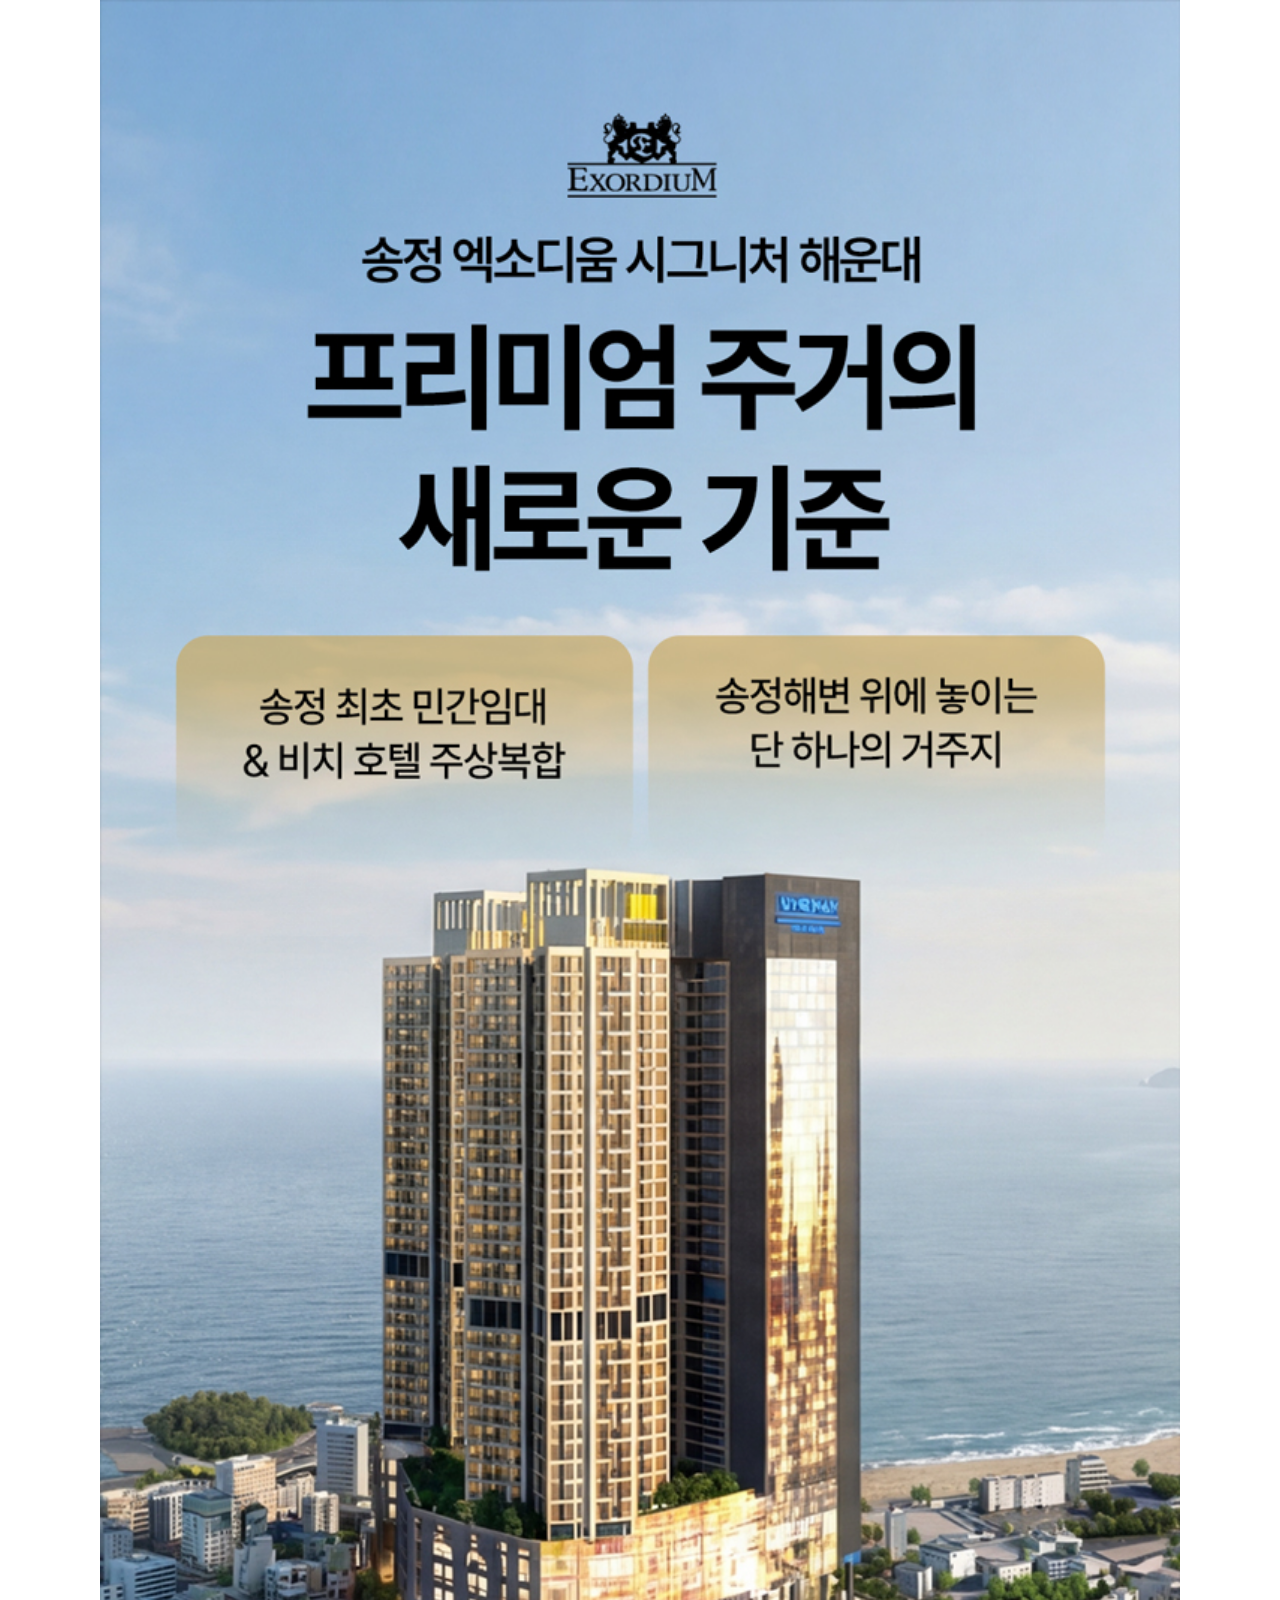
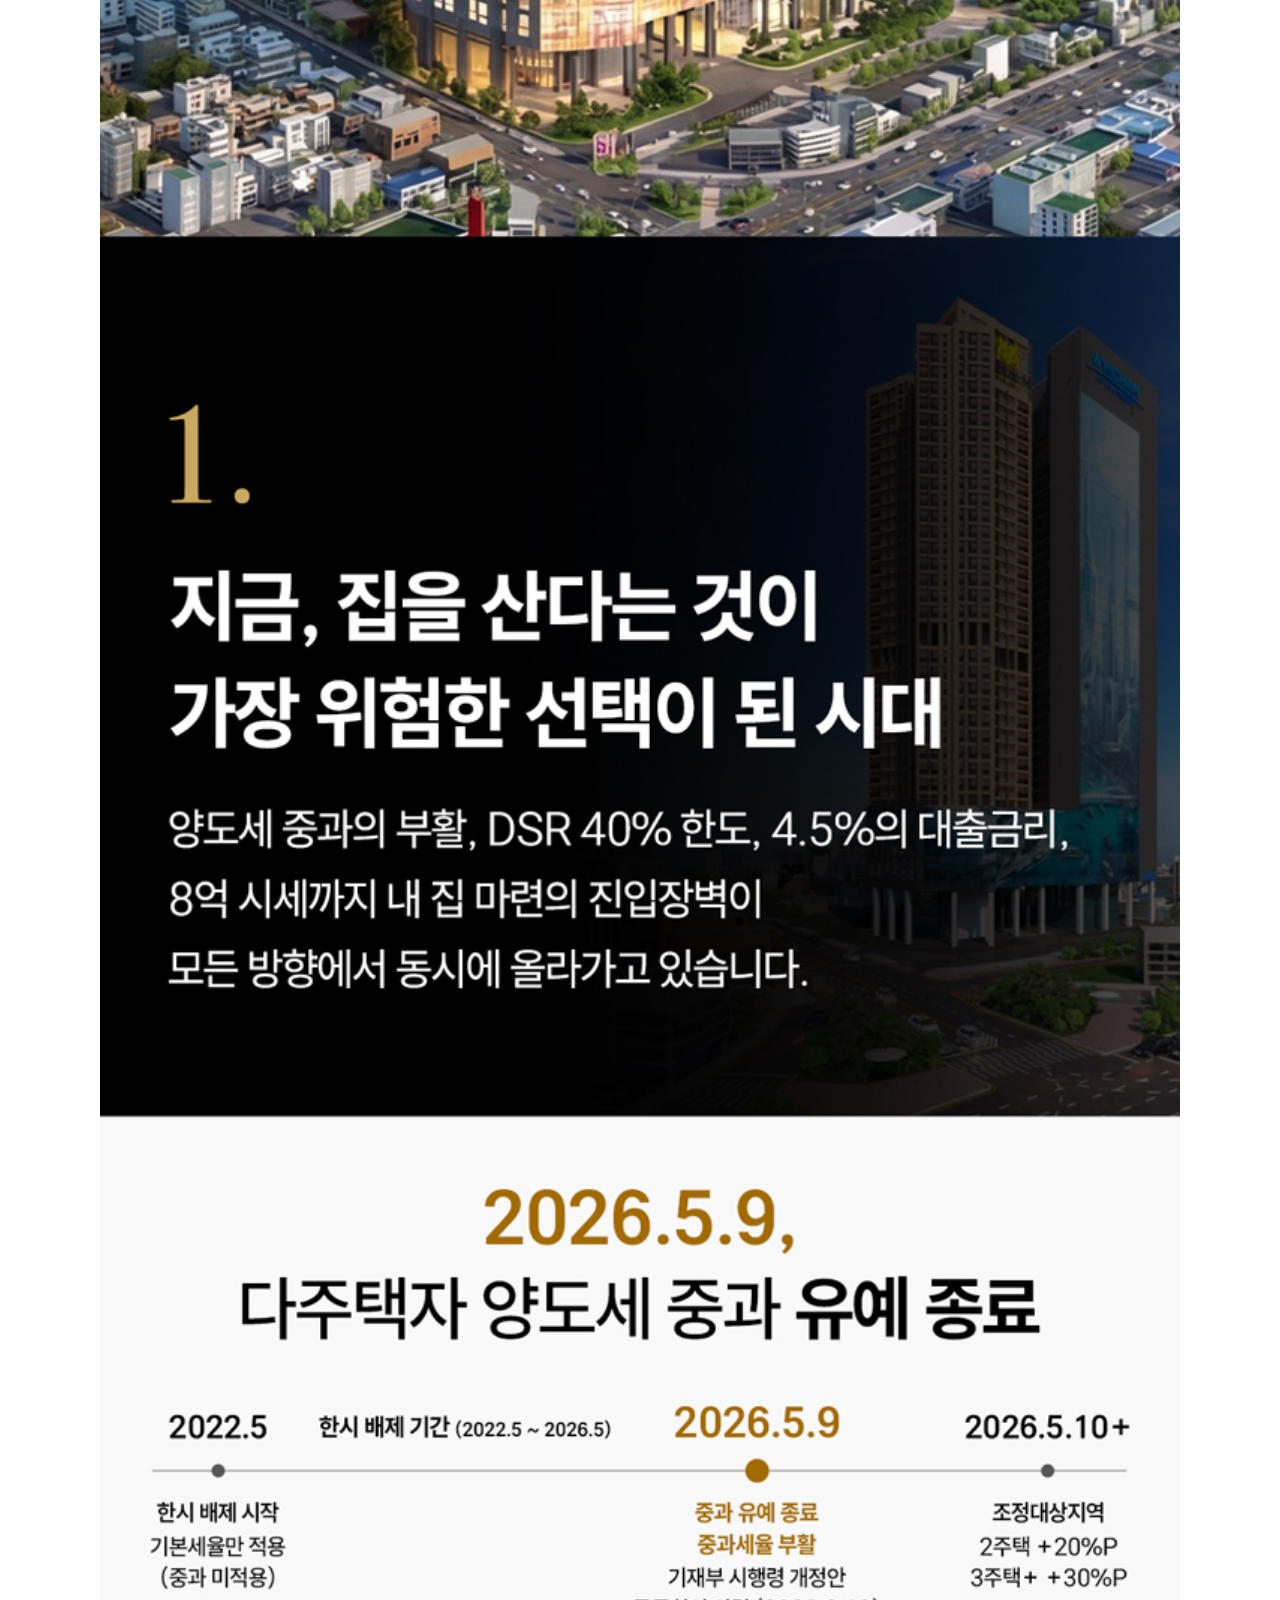
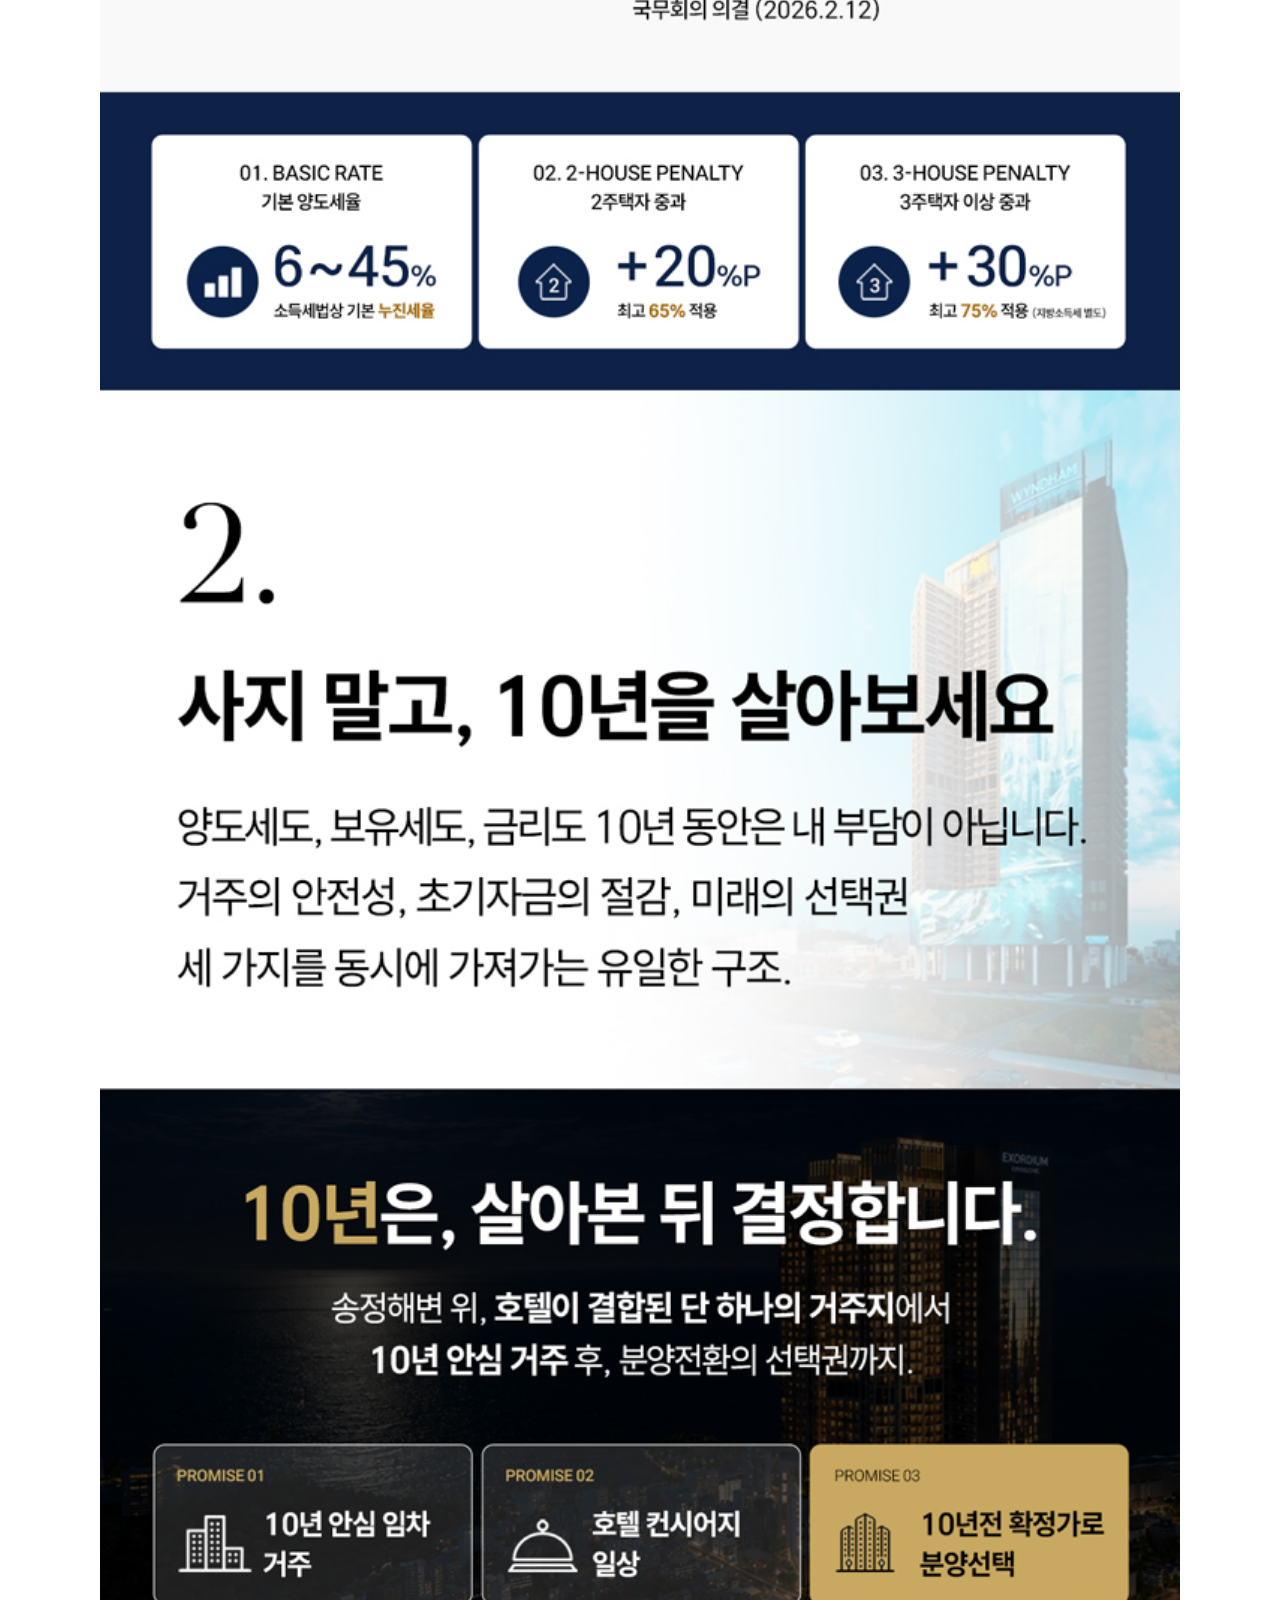
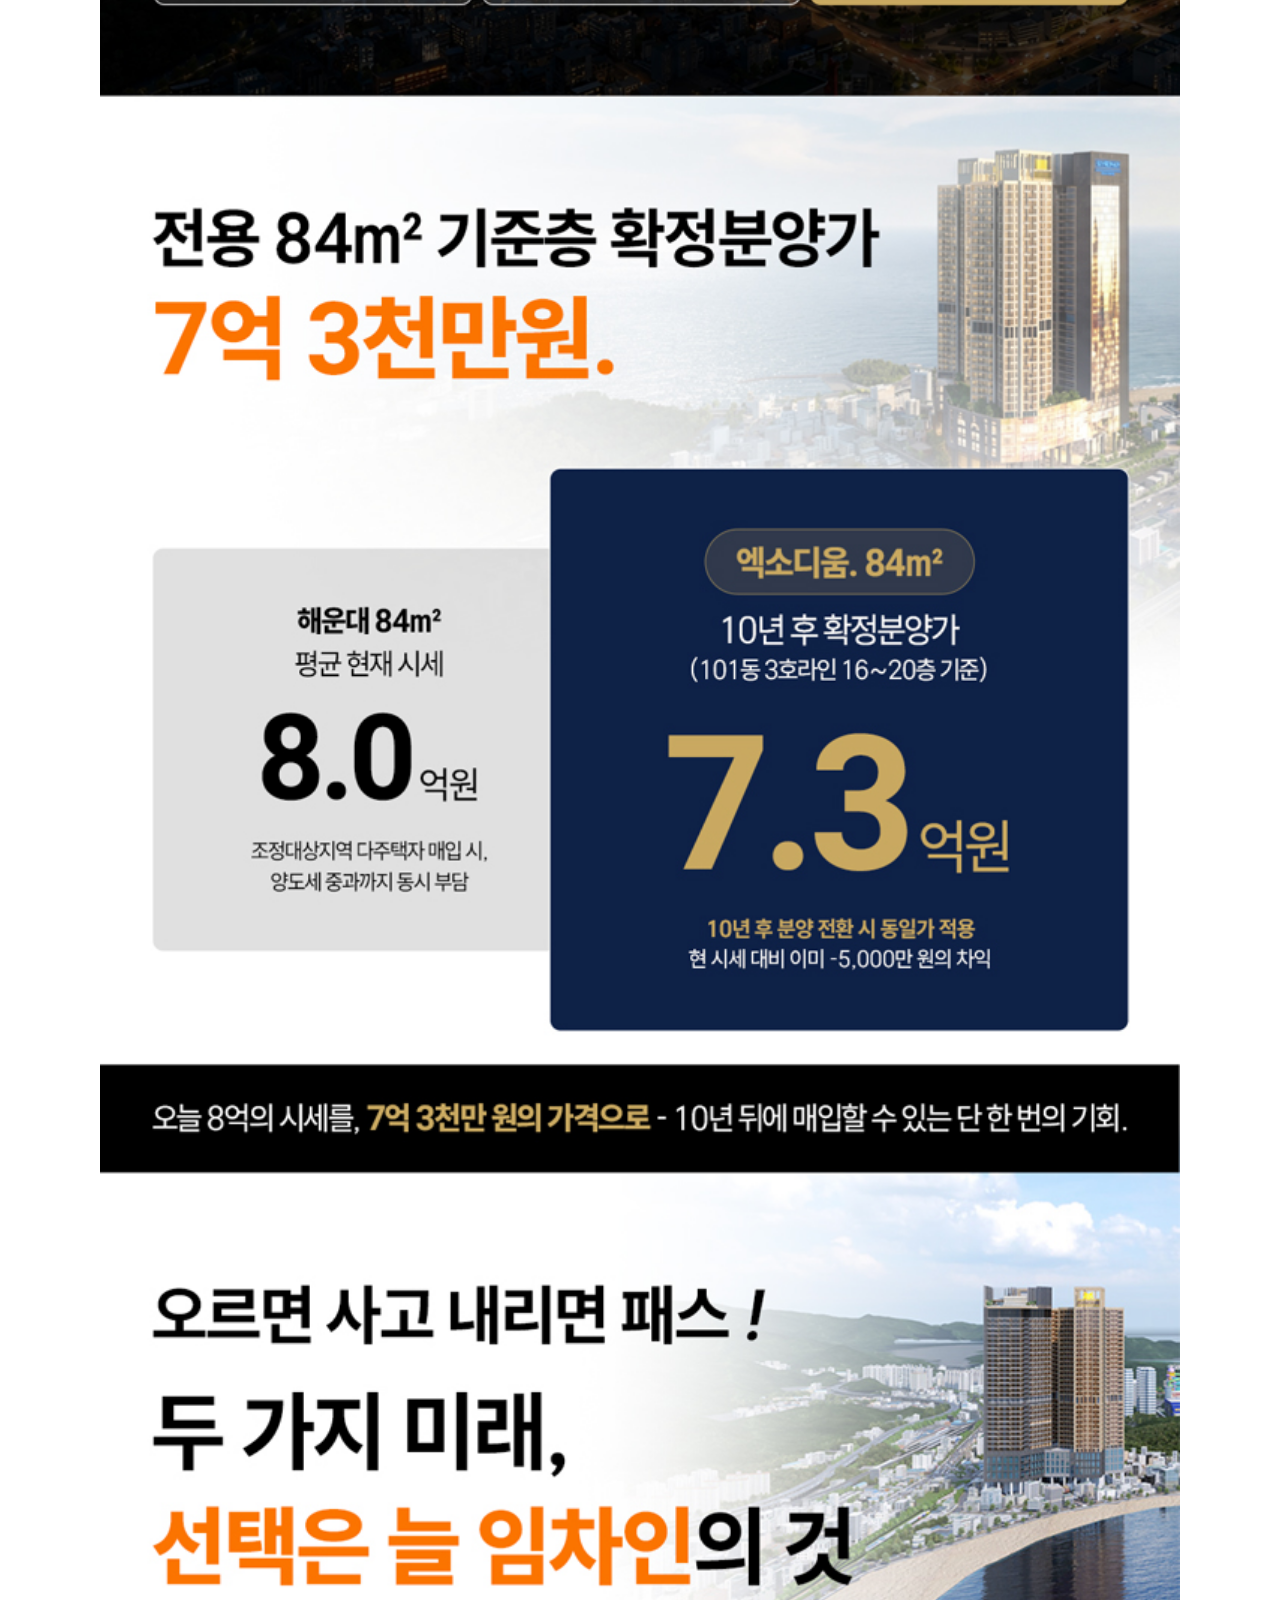
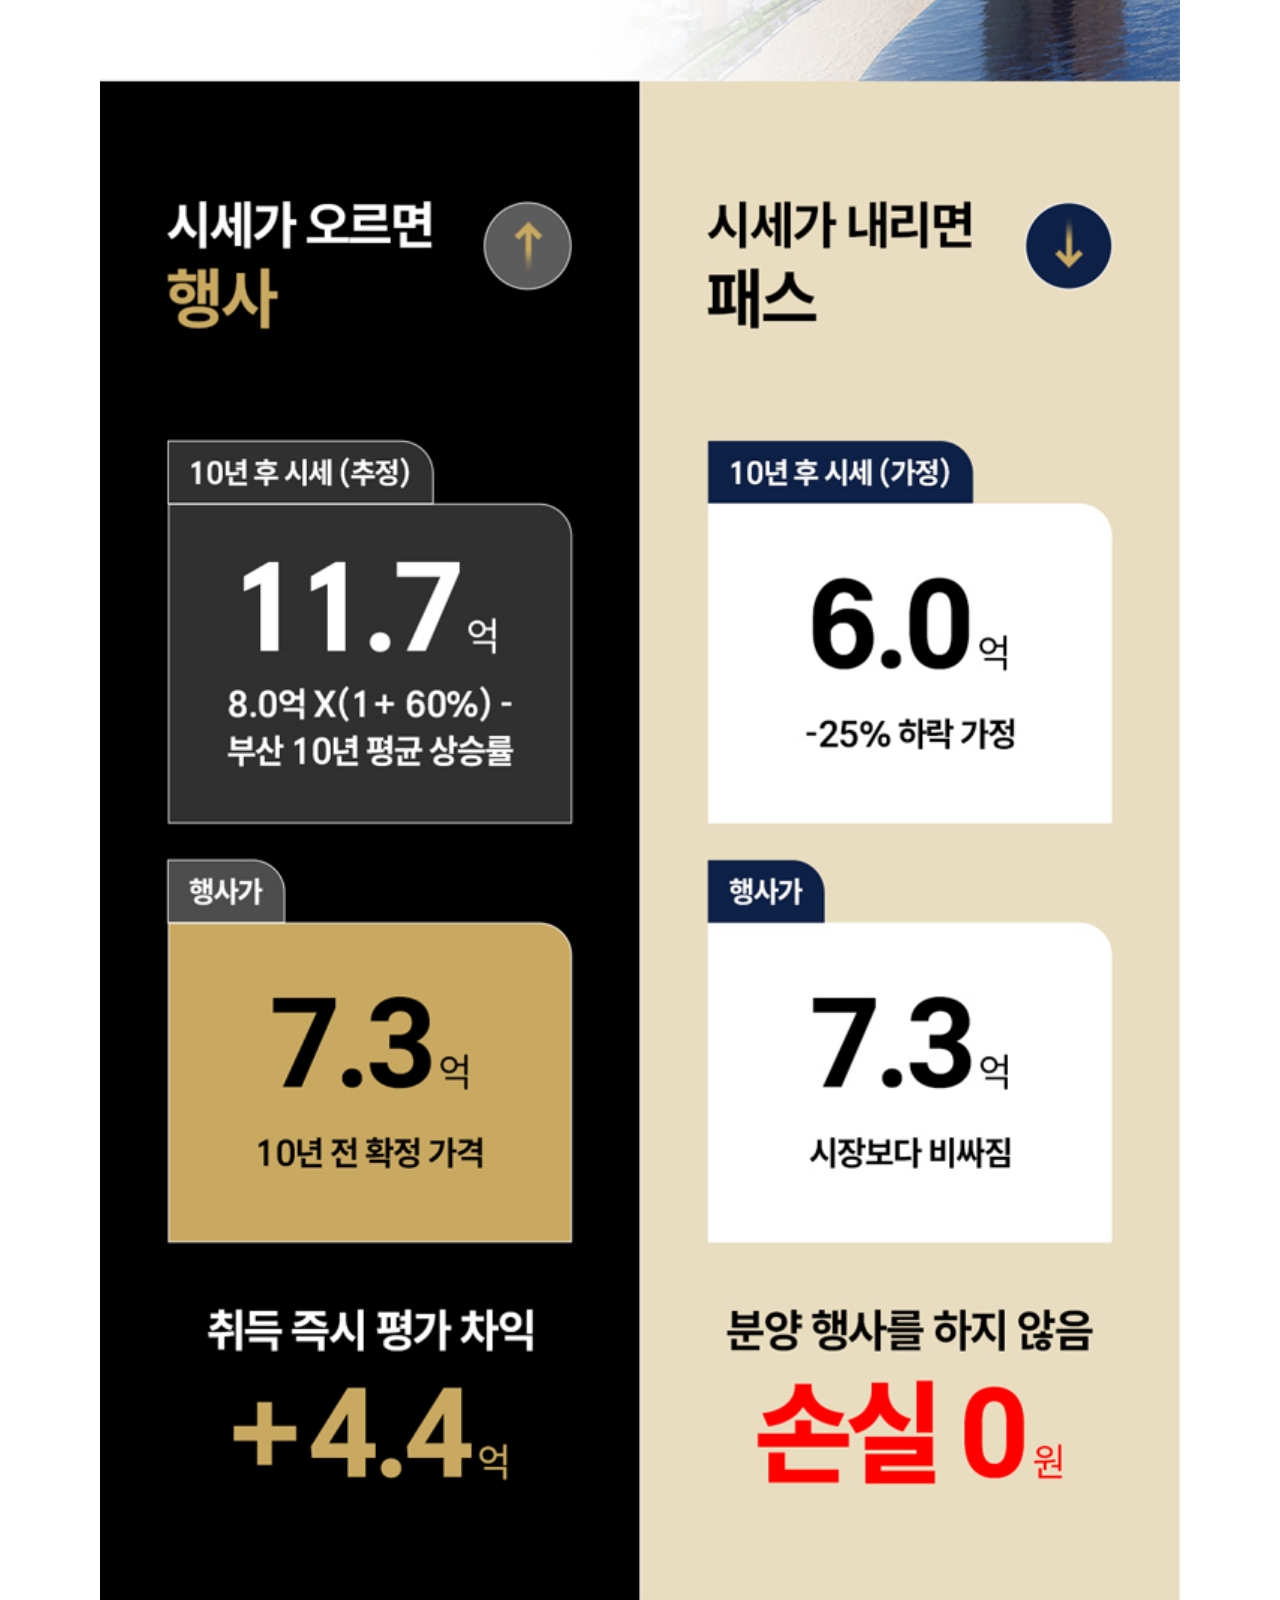
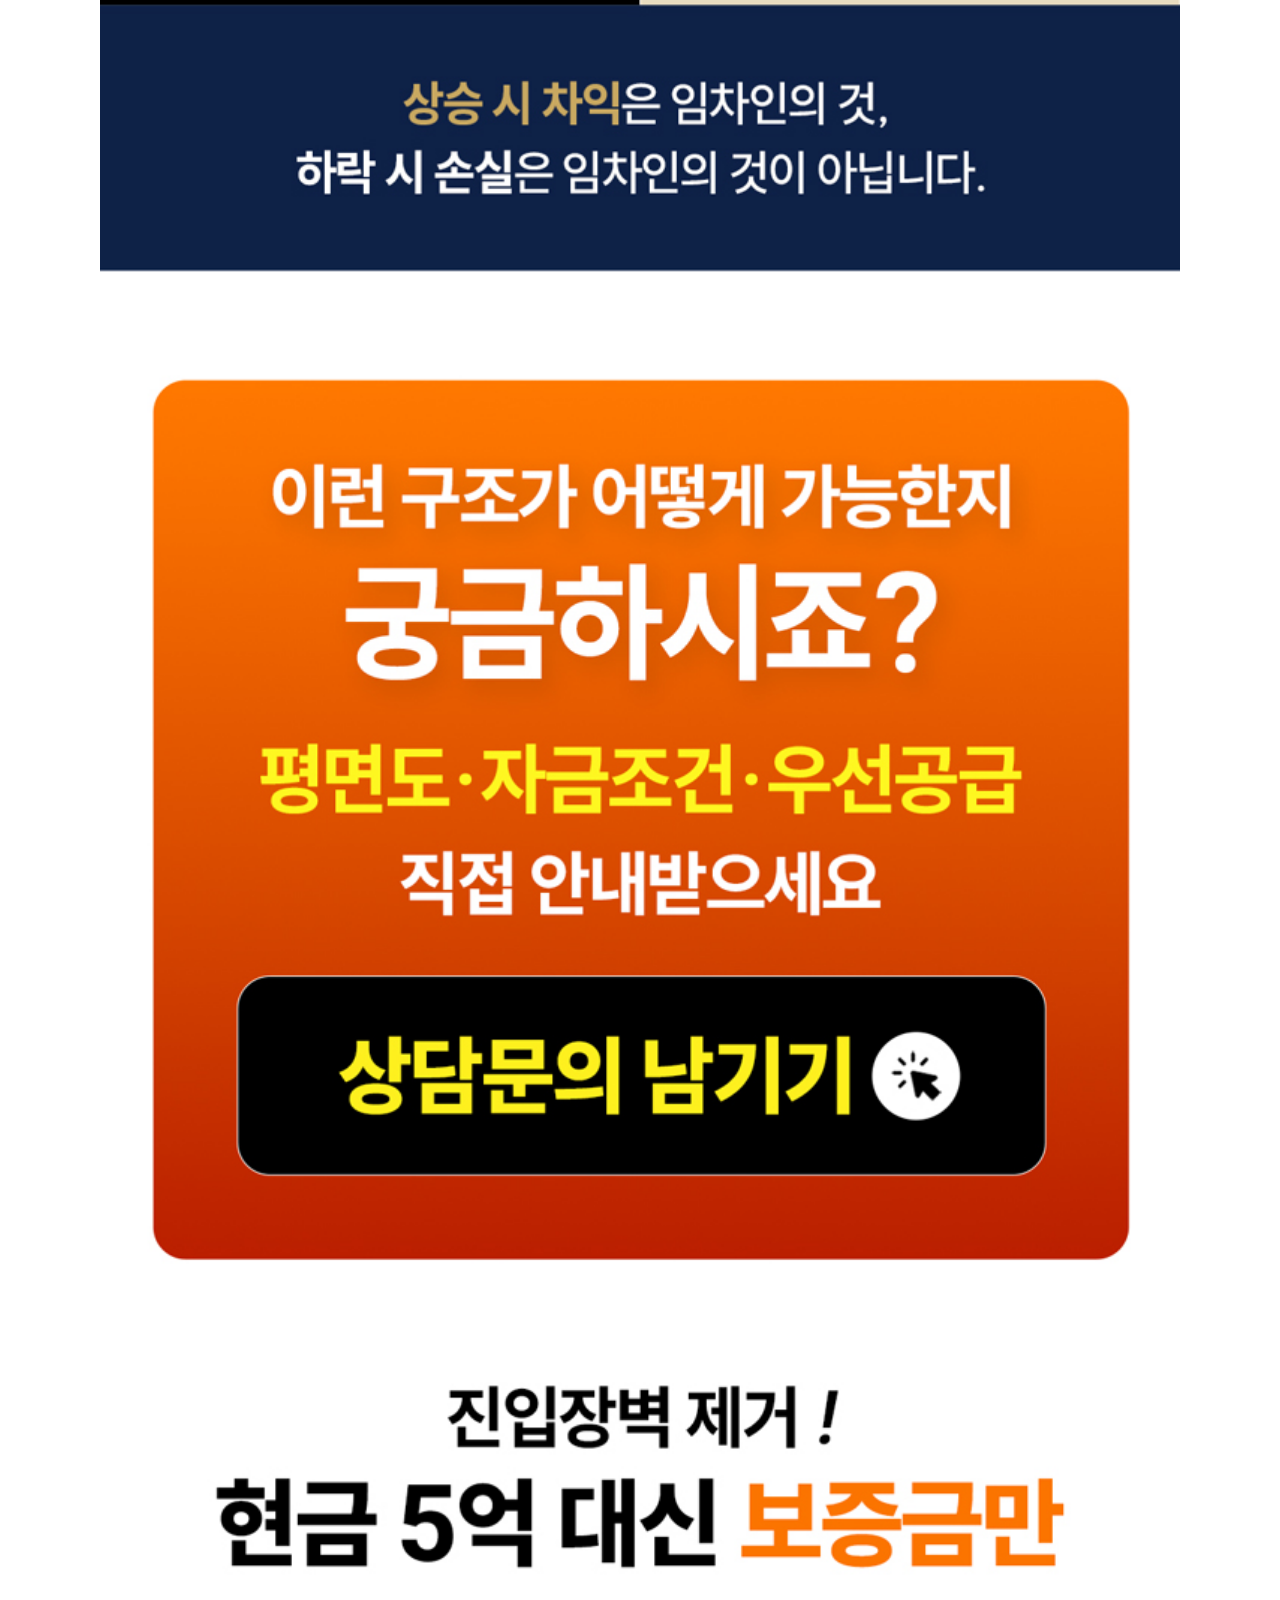
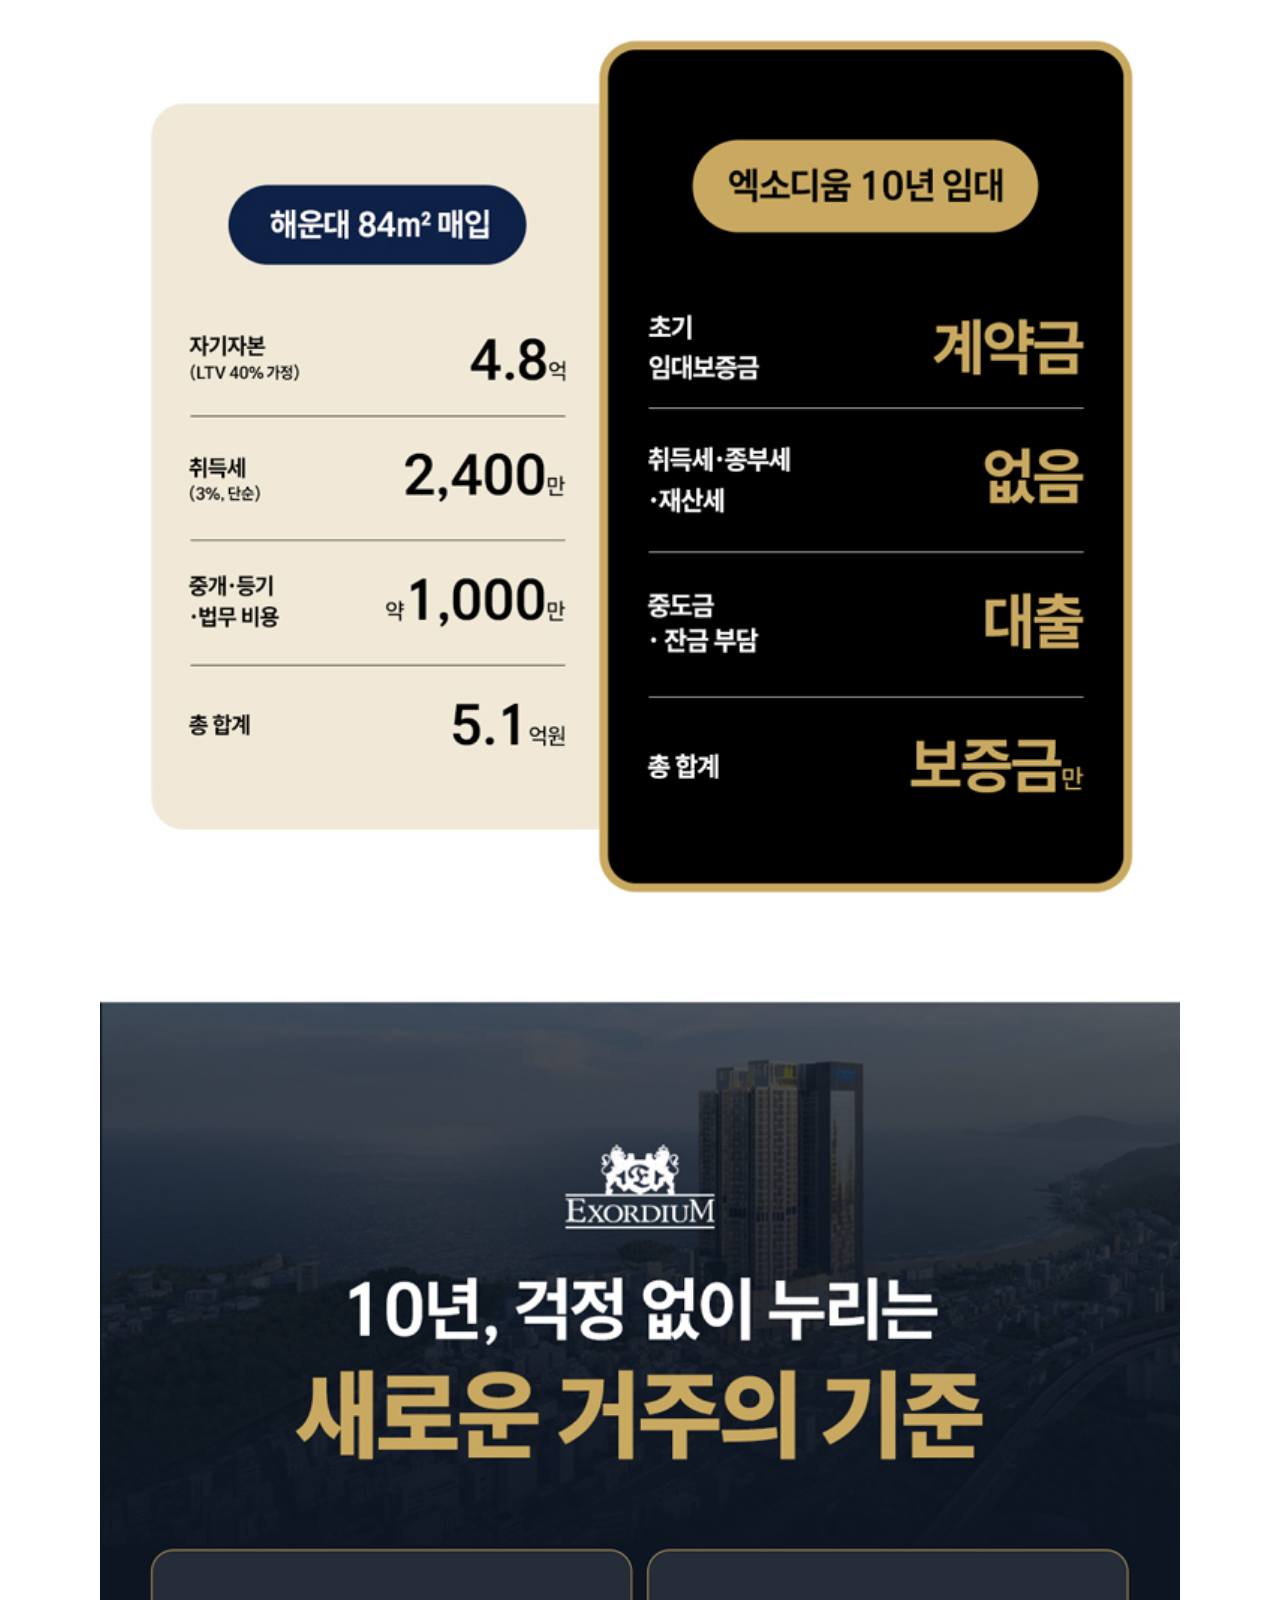
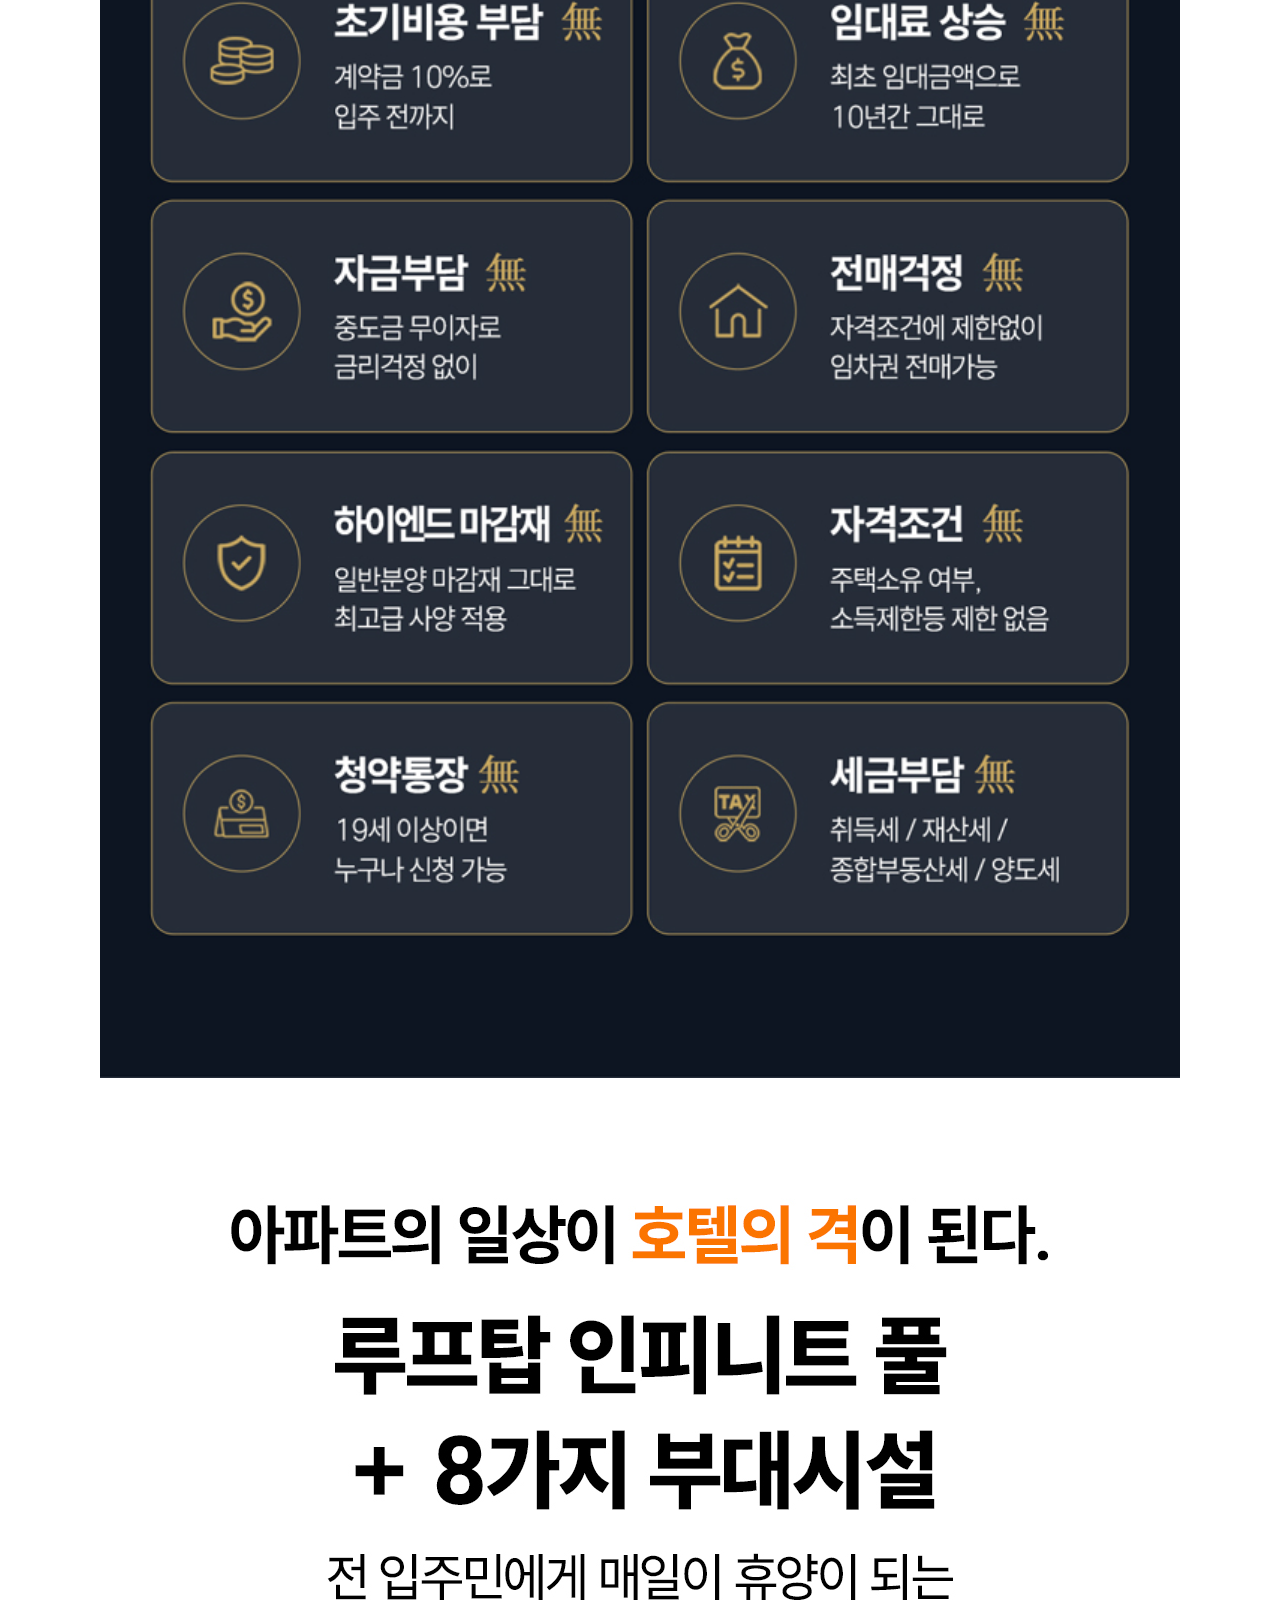
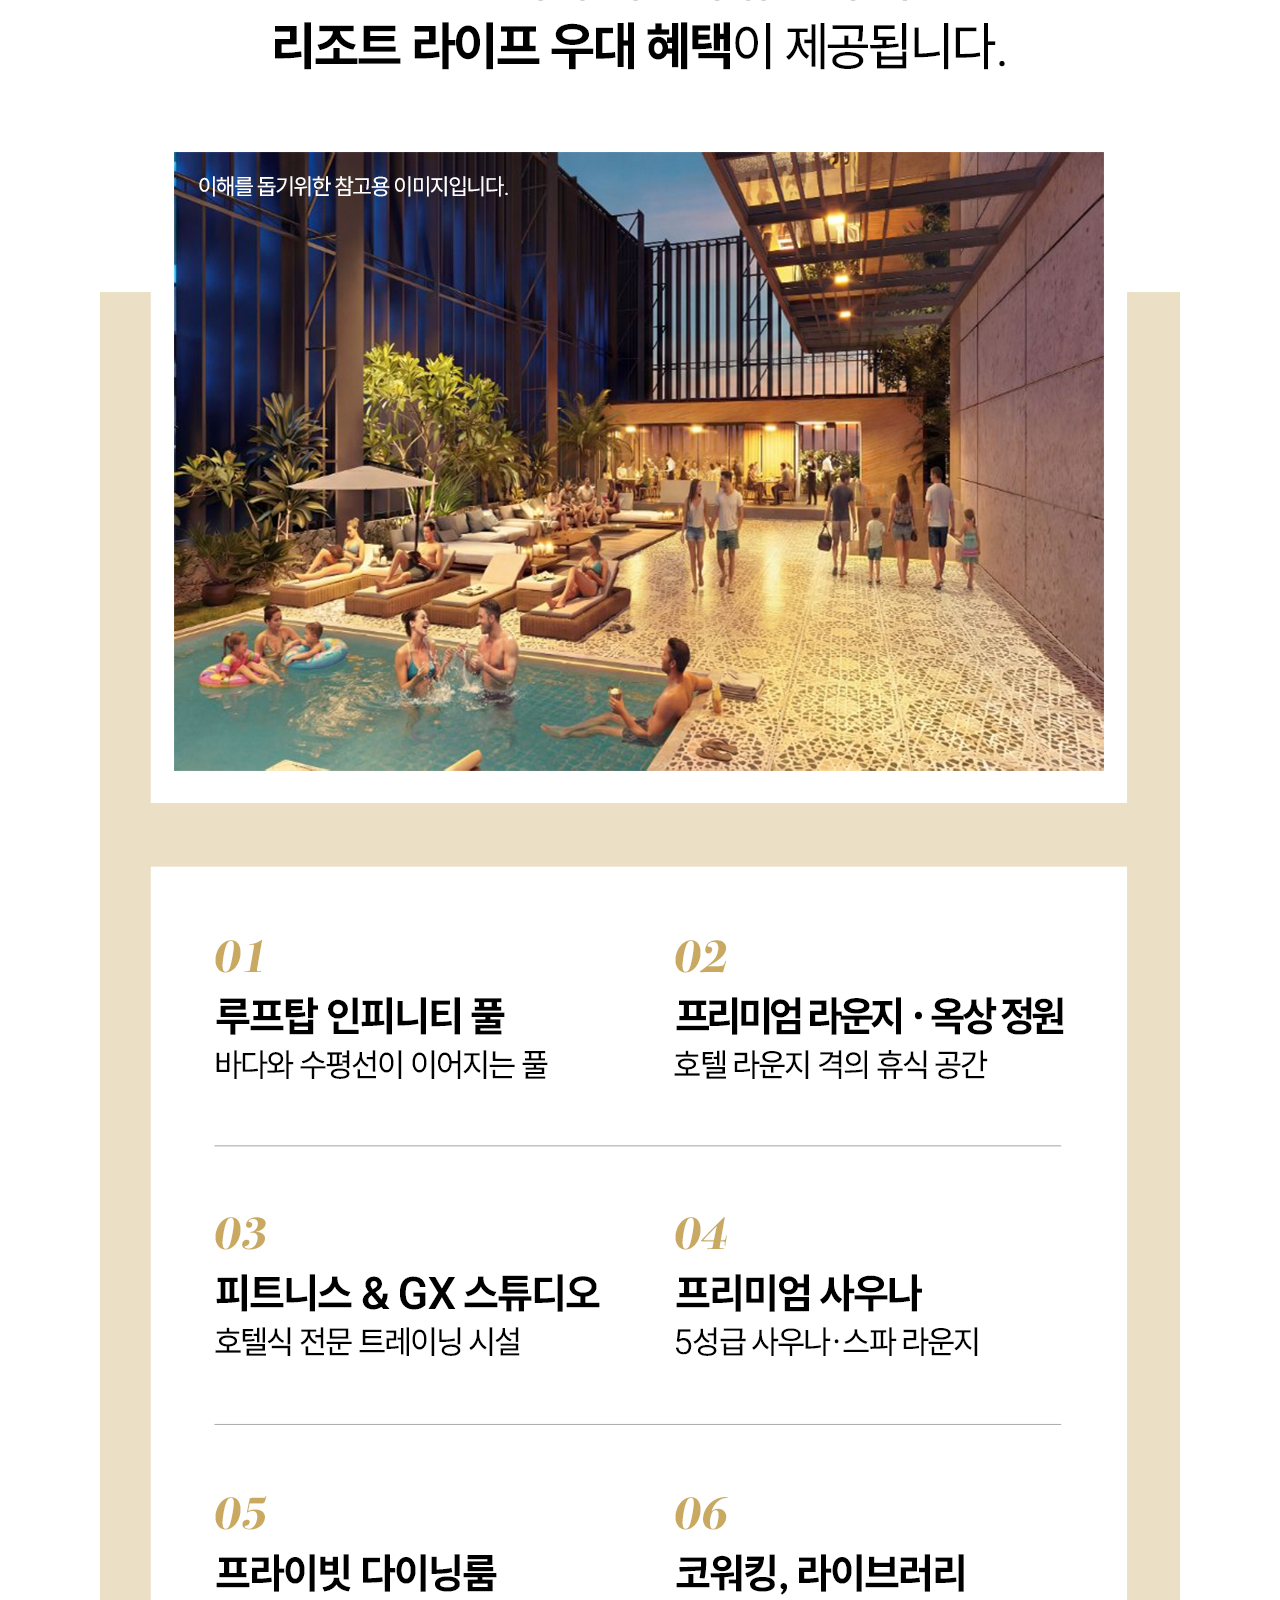
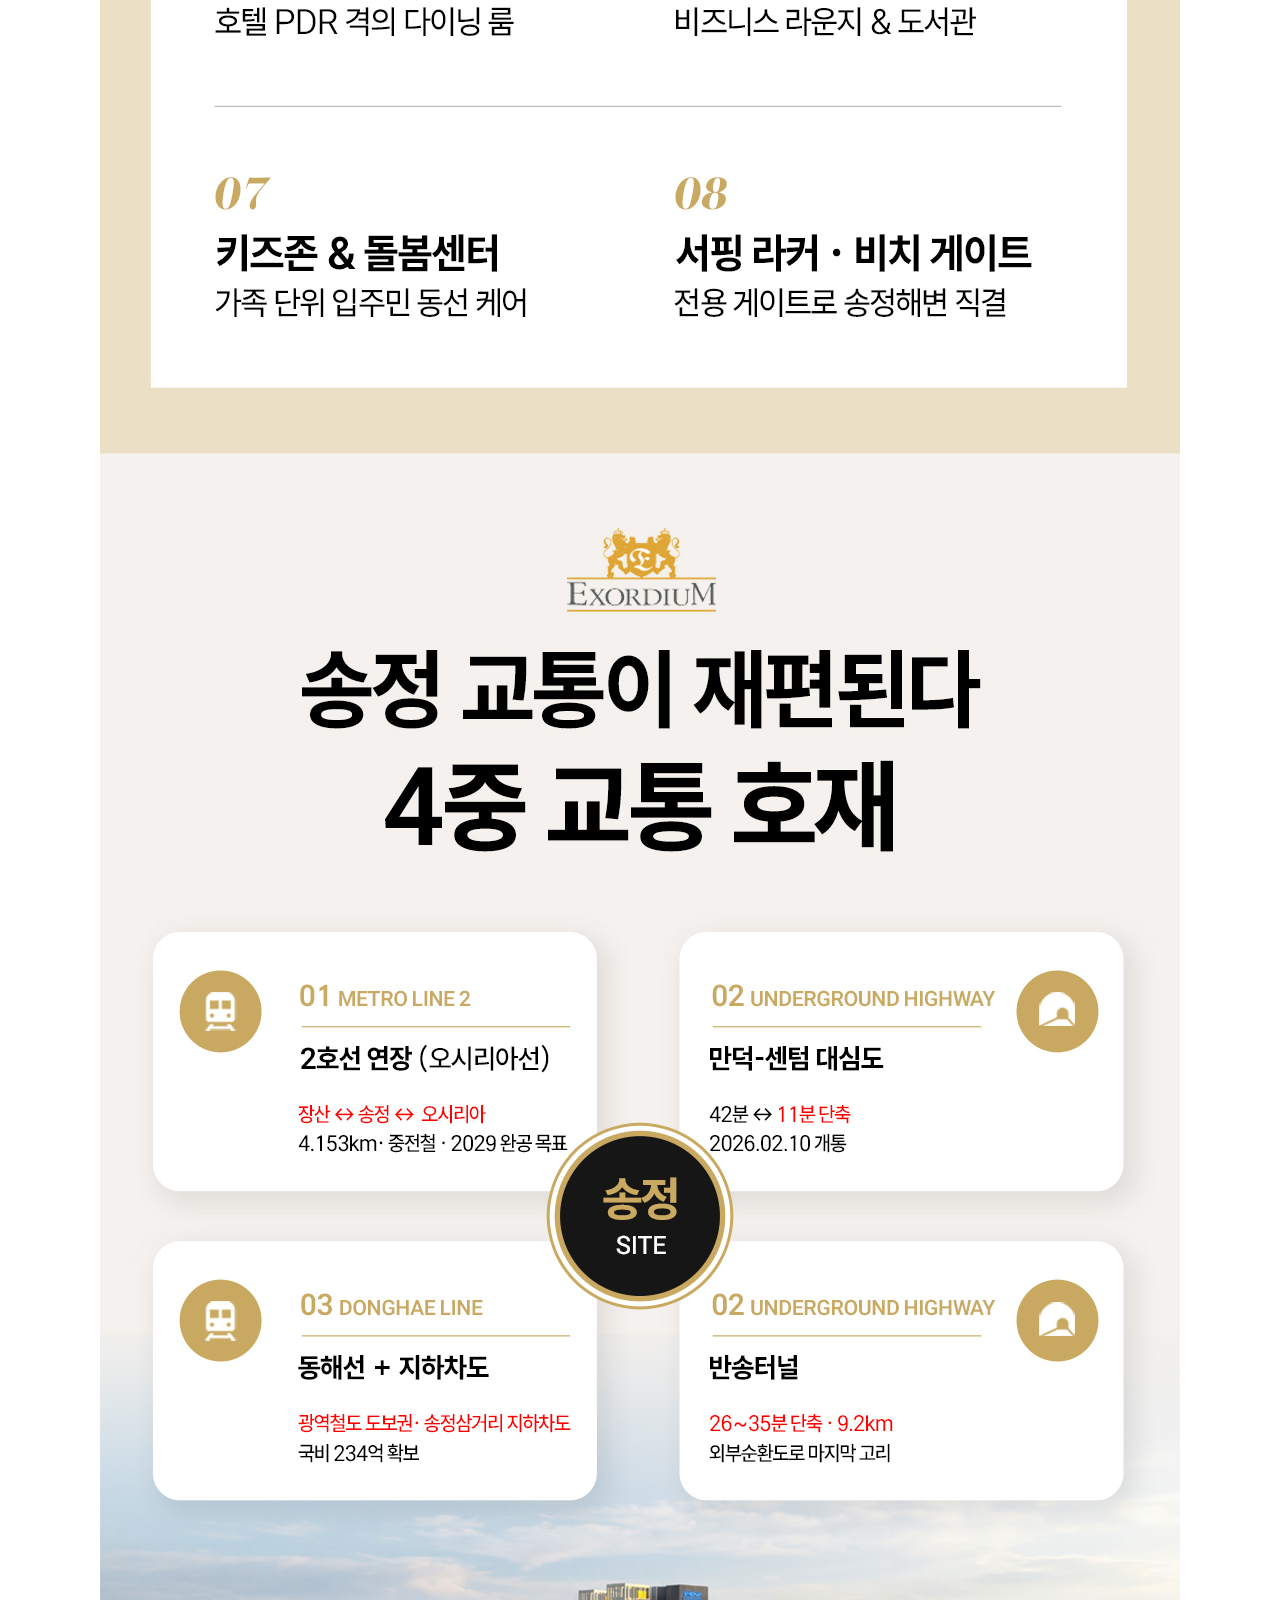
<file: SMS/index.html>
<!DOCTYPE html>
<html lang="ko">
<head>
<meta charset="UTF-8">
<meta name="viewport" content="width=device-width, initial-scale=1.0">
<link rel="icon" type="image/png" href="/images/favicon.png">
<link rel="shortcut icon" type="image/png" href="/images/favicon.png">
<link rel="apple-touch-icon" href="/images/favicon.png">
<link rel="preload" as="image" href="1.jpg" fetchpriority="high">
<title>송정 엑소디움 시그니처 해운대 | EXORDIUM SIGNATURE HAEUNDAE</title>
<meta name="description" content="송정 최초 민간임대 아파트 + 윈덤 호텔 결합 주거복합. 송정해수욕장 도보 5분. 사전 관심고객 등록 및 상담 예약.">
<meta name="keywords" content="송정 엑소디움, 엑소디움 시그니처 해운대, 송정 분양, 해운대 분양, 송정 아파트, 윈덤 해운대, 송정 민간임대">
<meta name="robots" content="index,follow">
<link rel="canonical" href="https://송정엑소디움.com/SMS/">
<meta property="og:type" content="website">
<meta property="og:site_name" content="송정 엑소디움 시그니처 해운대">
<meta property="og:title" content="송정 엑소디움 시그니처 해운대 | EXORDIUM SIGNATURE HAEUNDAE">
<meta property="og:description" content="송정 최초 민간임대 아파트 + 윈덤 호텔 결합 주거복합. 송정해수욕장 도보 5분. 사전 관심고객 등록 및 상담 예약.">
<meta property="og:url" content="https://송정엑소디움.com/SMS/">
<meta property="og:image" content="https://xn--2z1bl0v1bw1vh8am8c.com/images/og.png">
<meta property="og:image:width" content="1200">
<meta property="og:image:height" content="630">
<meta name="twitter:image" content="https://xn--2z1bl0v1bw1vh8am8c.com/images/og.png">
<meta property="og:locale" content="ko_KR">
<meta name="twitter:card" content="summary_large_image">
<meta name="naver-site-verification" content="24040cec1dcb369c8e539911b96b3f53b94861d3" />
<style>
  html,body{margin:0;padding:0;background:#fff;}
  body{-webkit-text-size-adjust:100%;}
  .detail{max-width:1080px;margin:0 auto;}
  .detail img{display:block;width:100%;height:auto;border:0;}
  .detail a{display:block;text-decoration:none;}
</style>
</head>
<body>
<div class="detail">
  <img src="1.jpg" alt="송정 엑소디움 시그니처 해운대 안내" width="1080" height="12279" fetchpriority="high" decoding="async">
  <img src="2.jpg" alt="송정 엑소디움 시그니처 해운대 안내" width="1080" height="13321" loading="lazy" decoding="async">
  <a href="tel:1533-8429" aria-label="1533-8429 전화 상담"><img src="3.jpg" alt="상담받는다고 계약하는 거 아닙니다 · 전화상담 1533-8429" width="1080" height="738" loading="lazy" decoding="async"></a>
  <a href="tel:1533-8429" aria-label="1533-8429 방문·상담 예약"><img src="4.jpg" alt="방문·상담 예약은 1533-8429" width="1080" height="737" loading="lazy" decoding="async"></a>
  <a href="tel:1533-8429" aria-label="1533-8429 전화 상담"><img src="5.png" alt="해운대 송정 엑소디움 1533-8429" width="1000" height="1000" loading="lazy" decoding="async"></a>
</div>
</body>
</html>
</file>
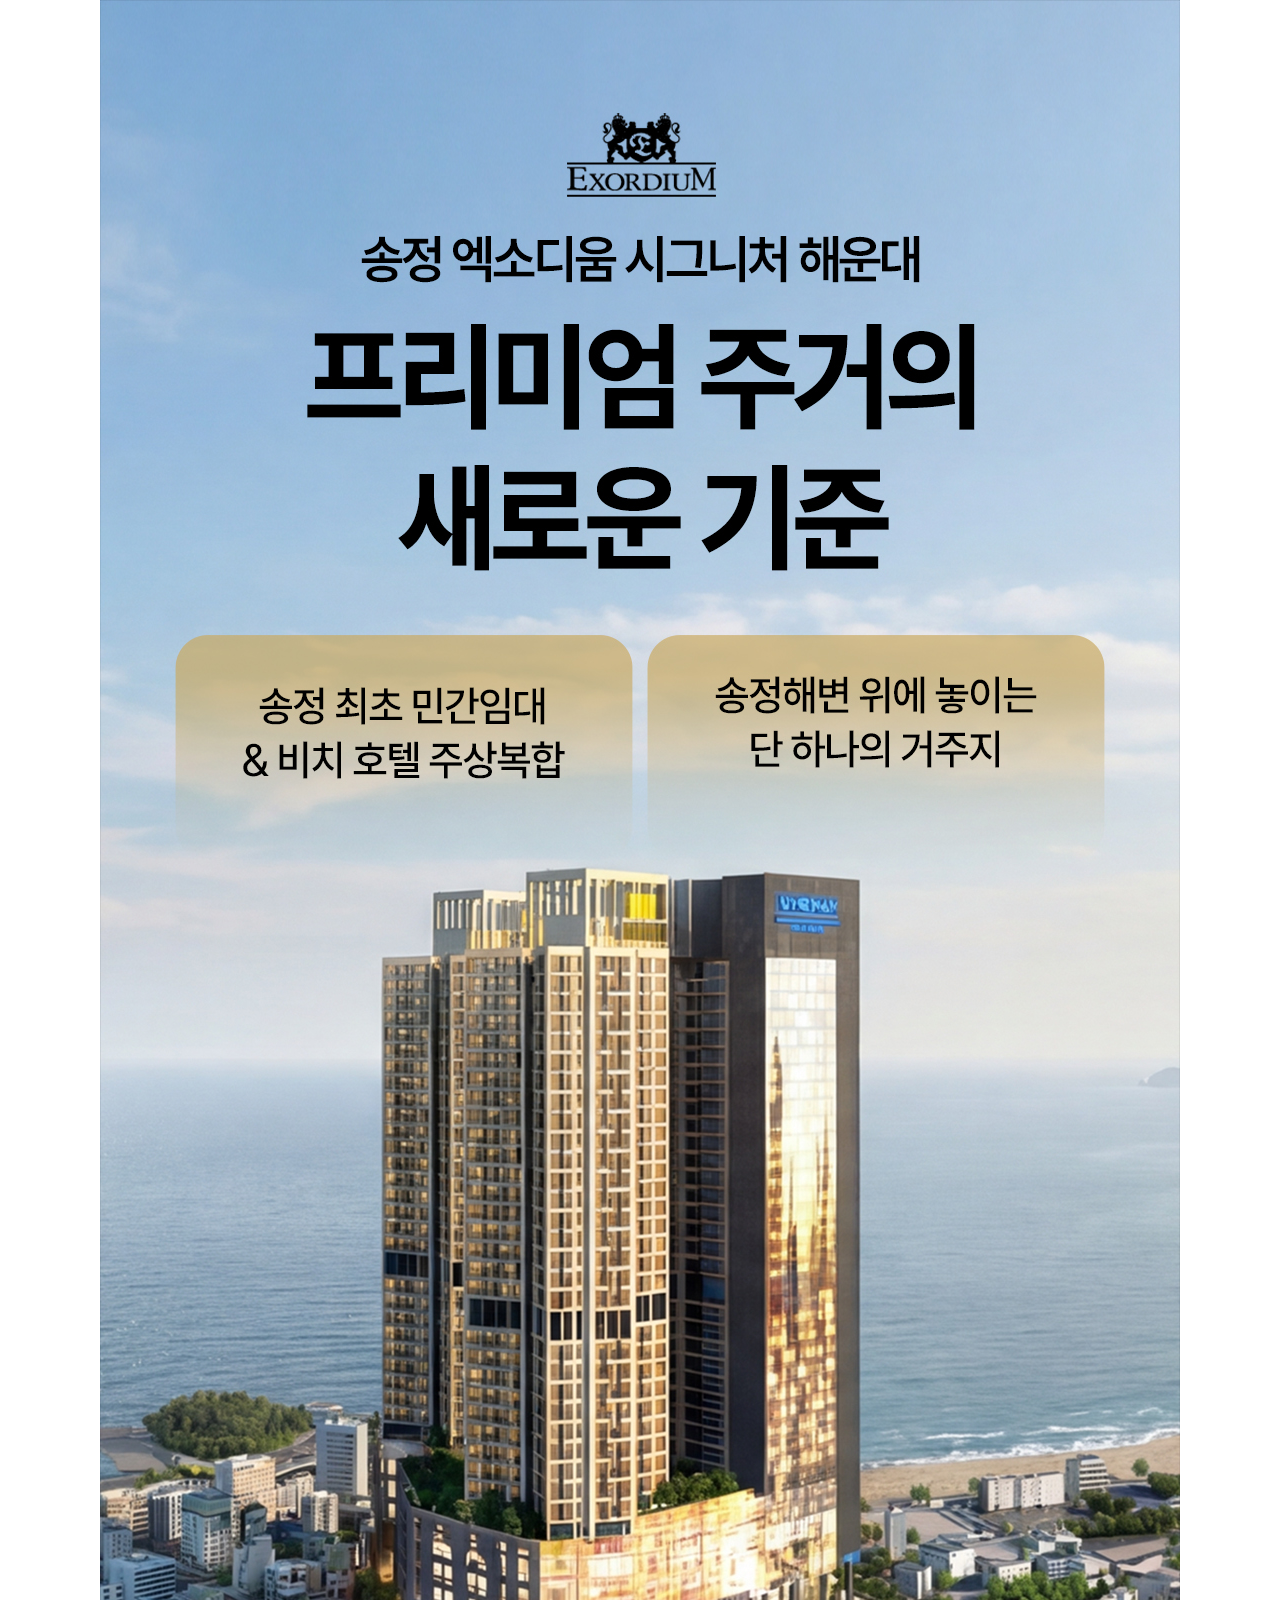
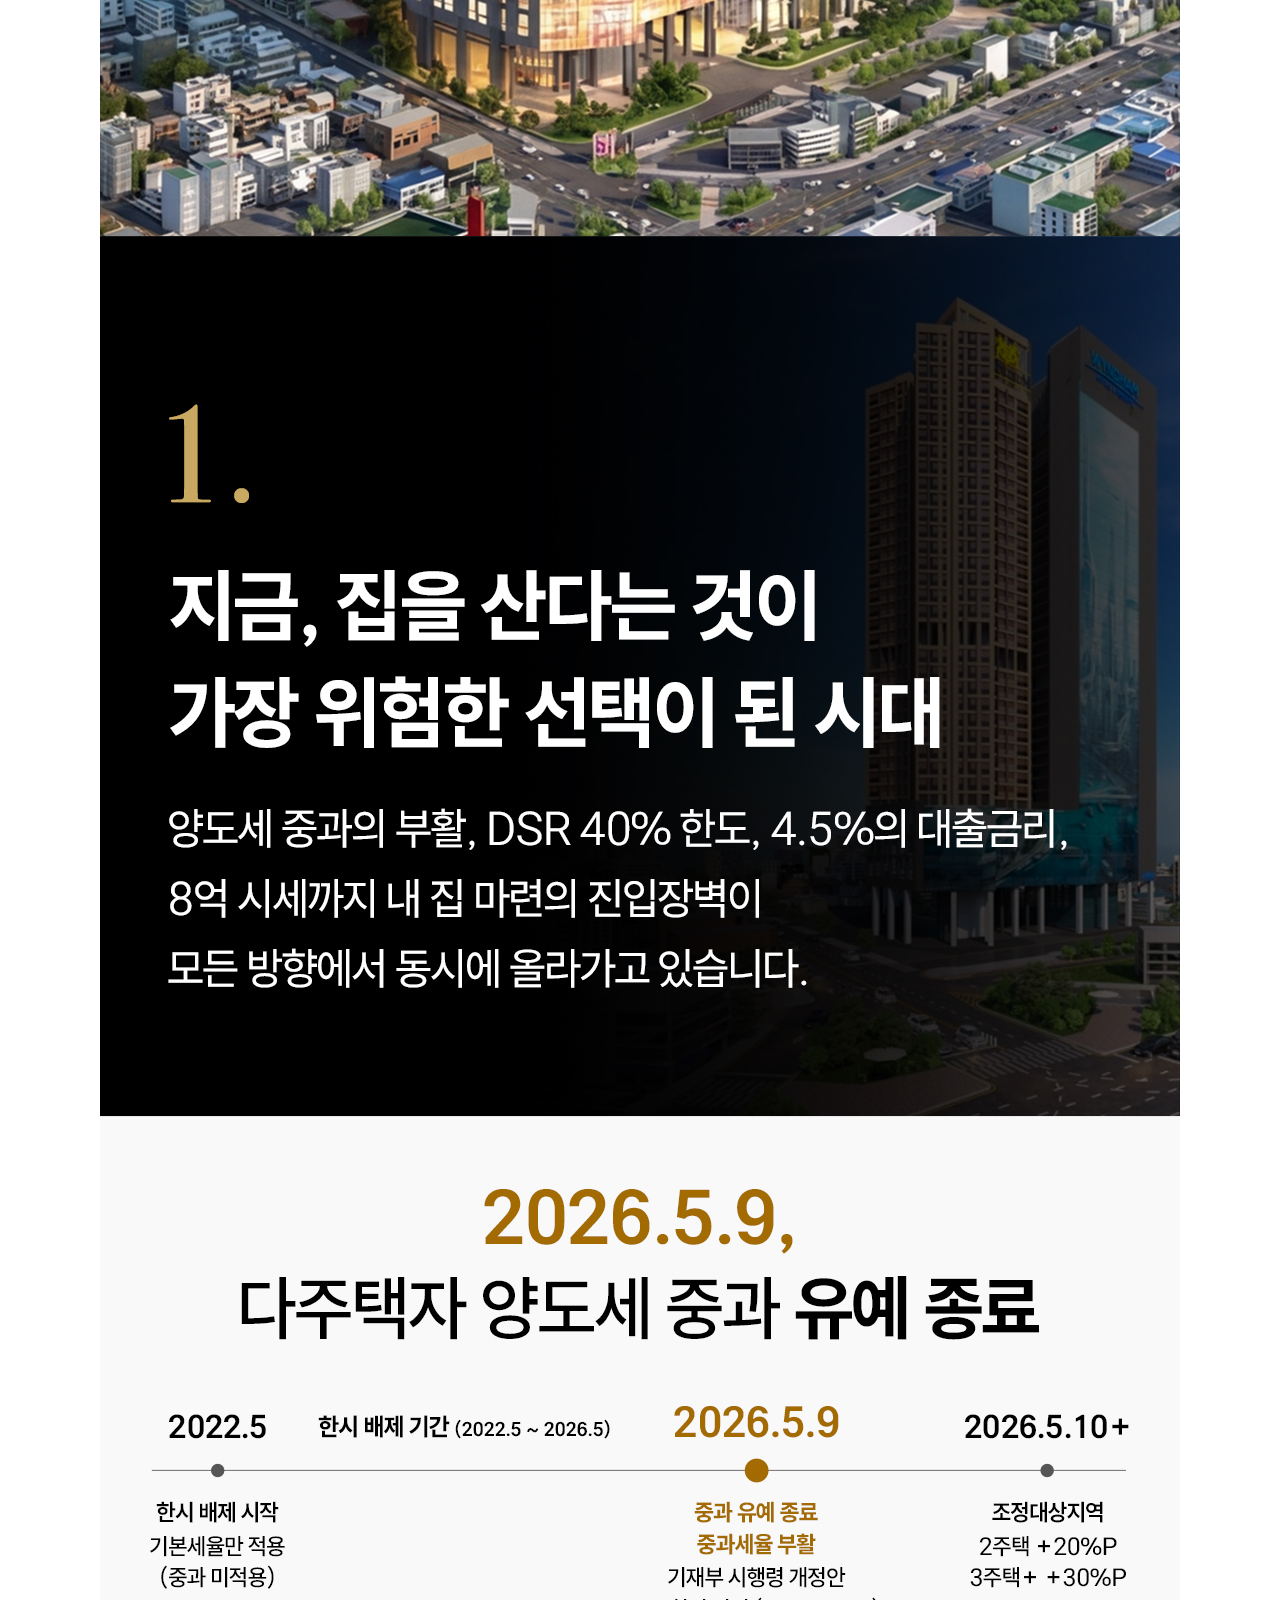
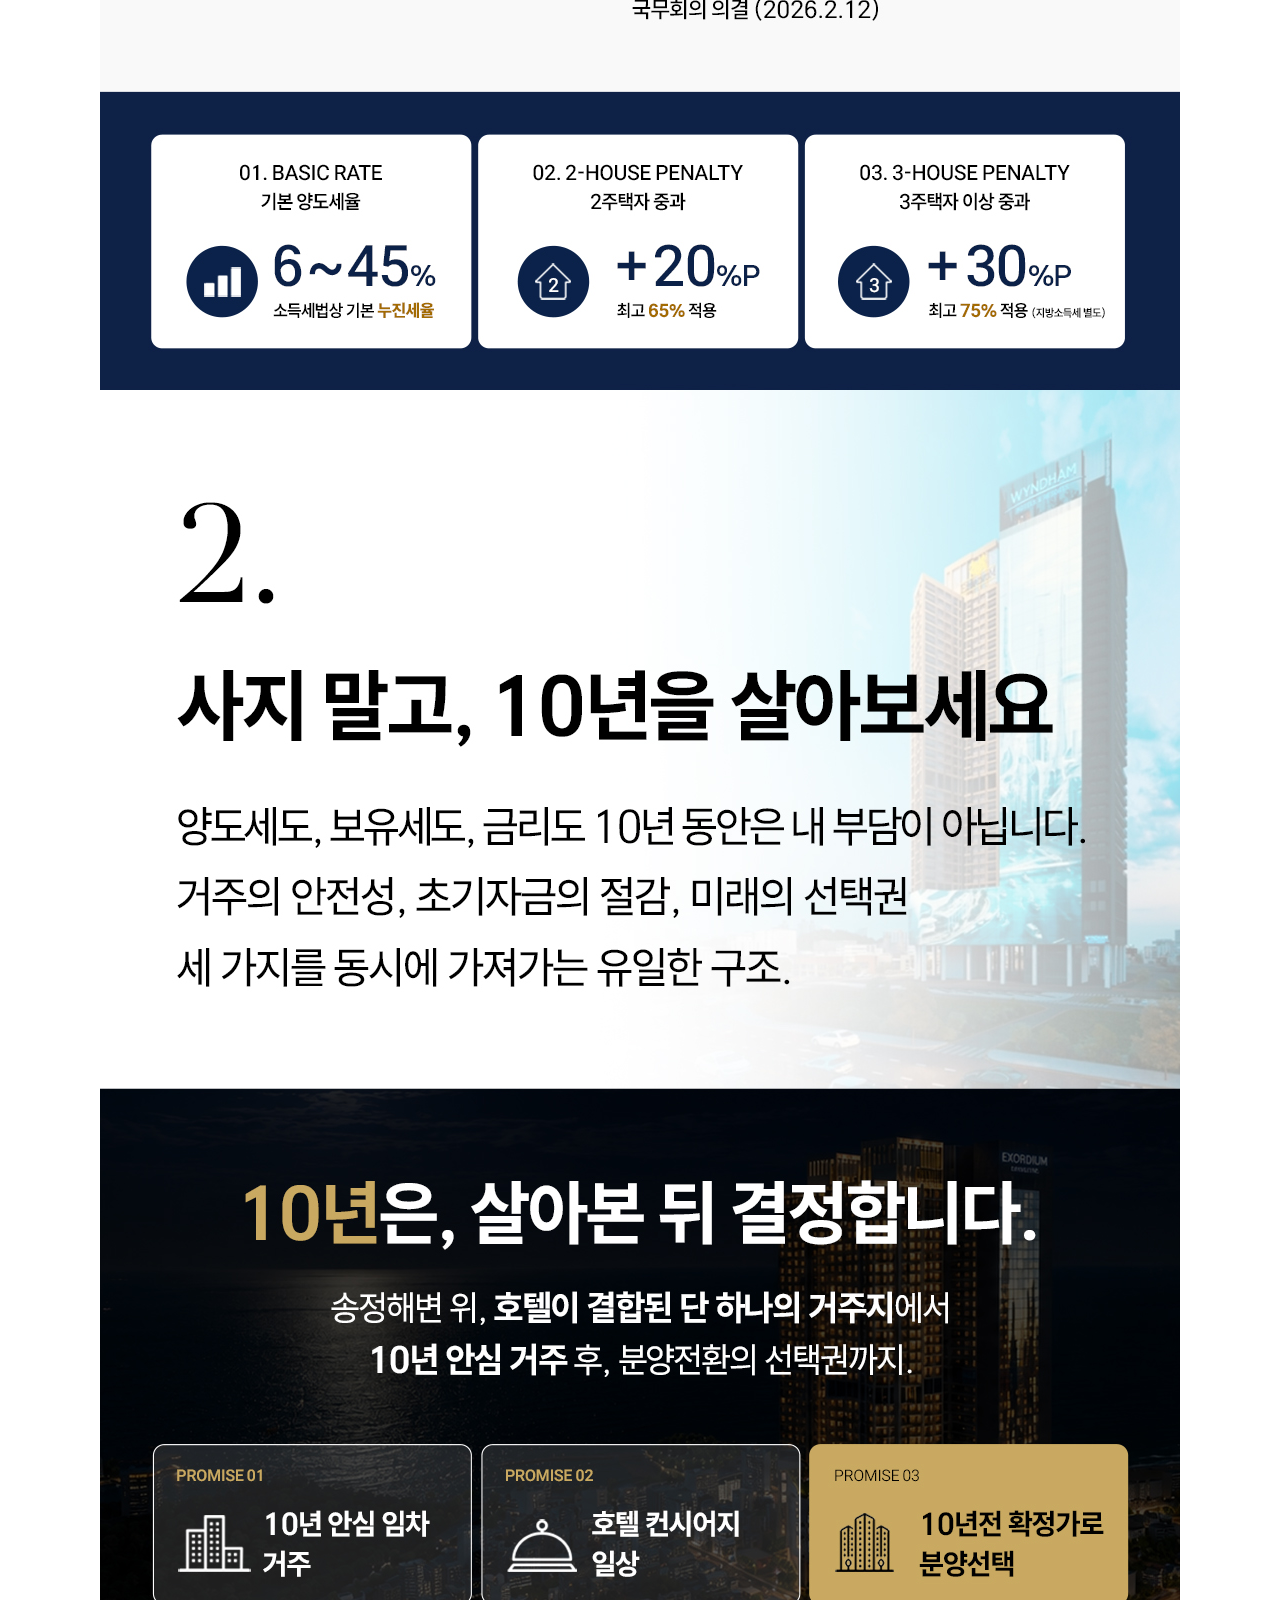
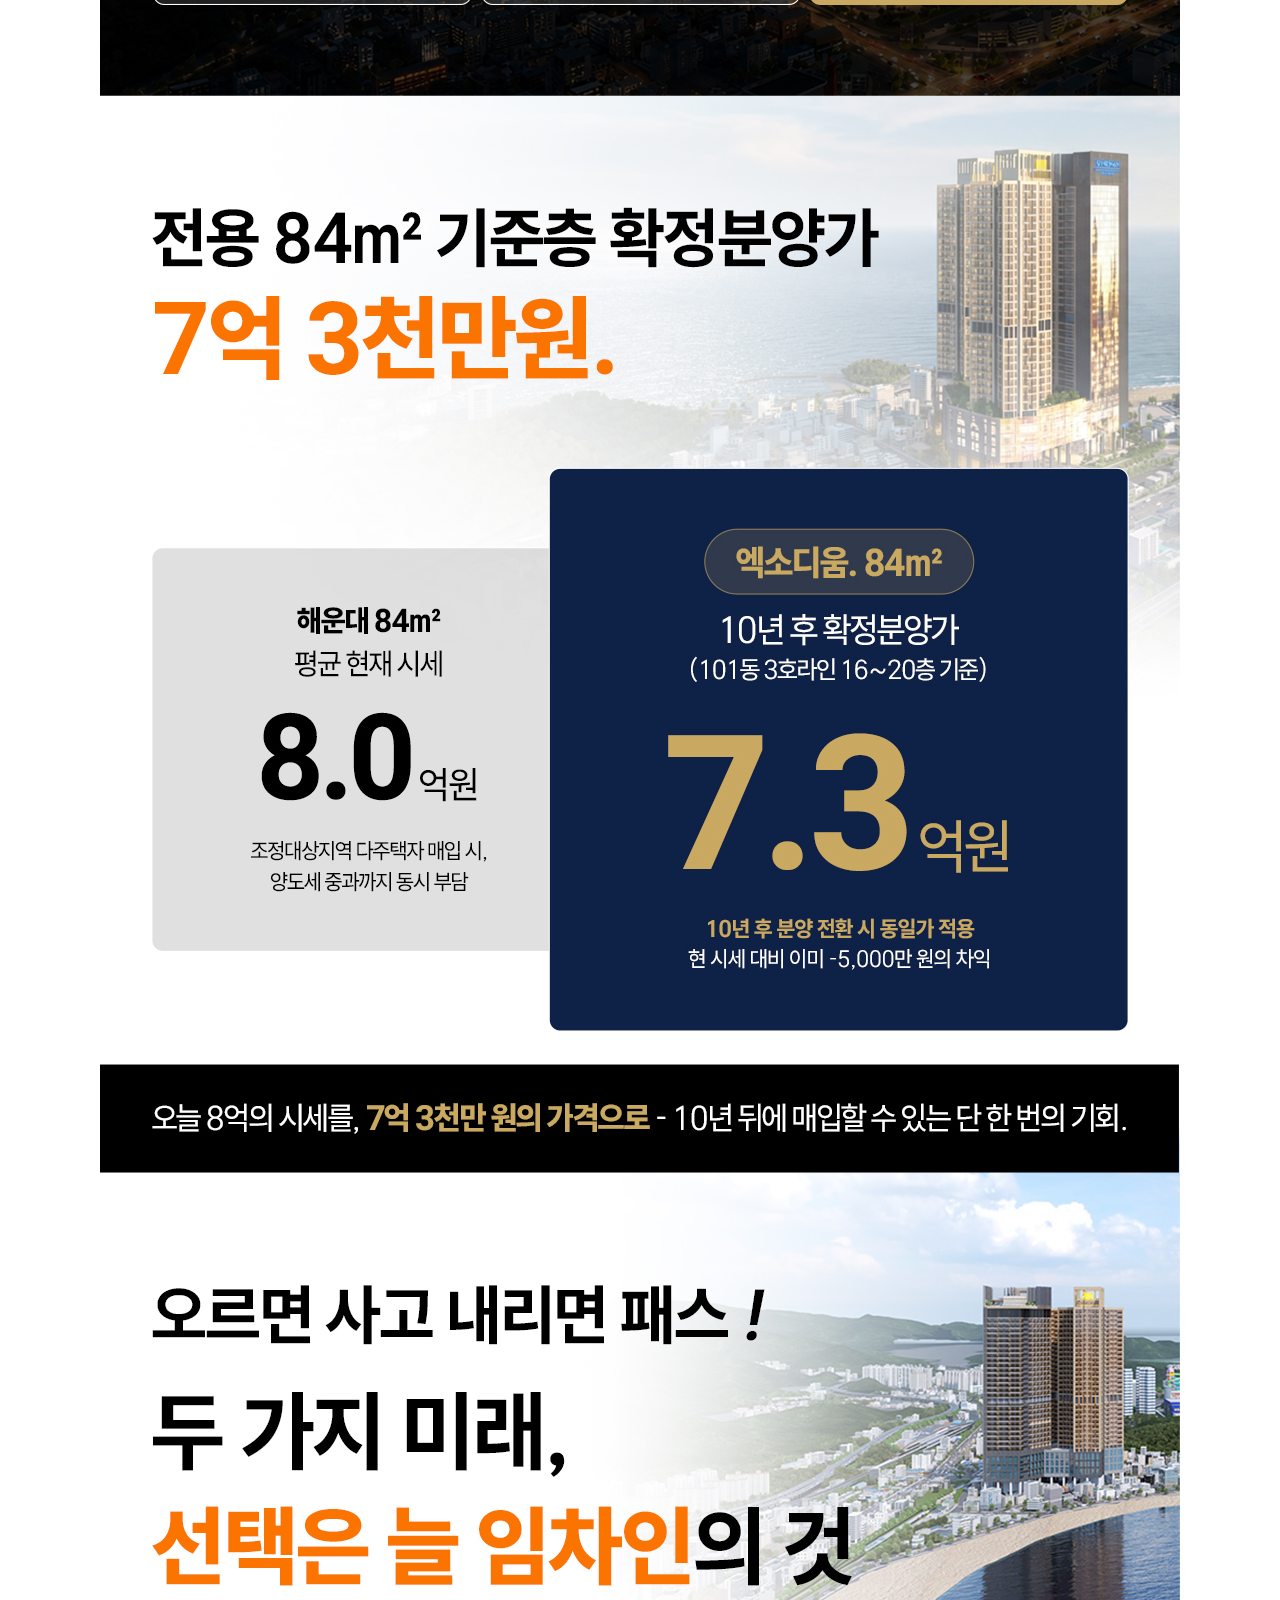
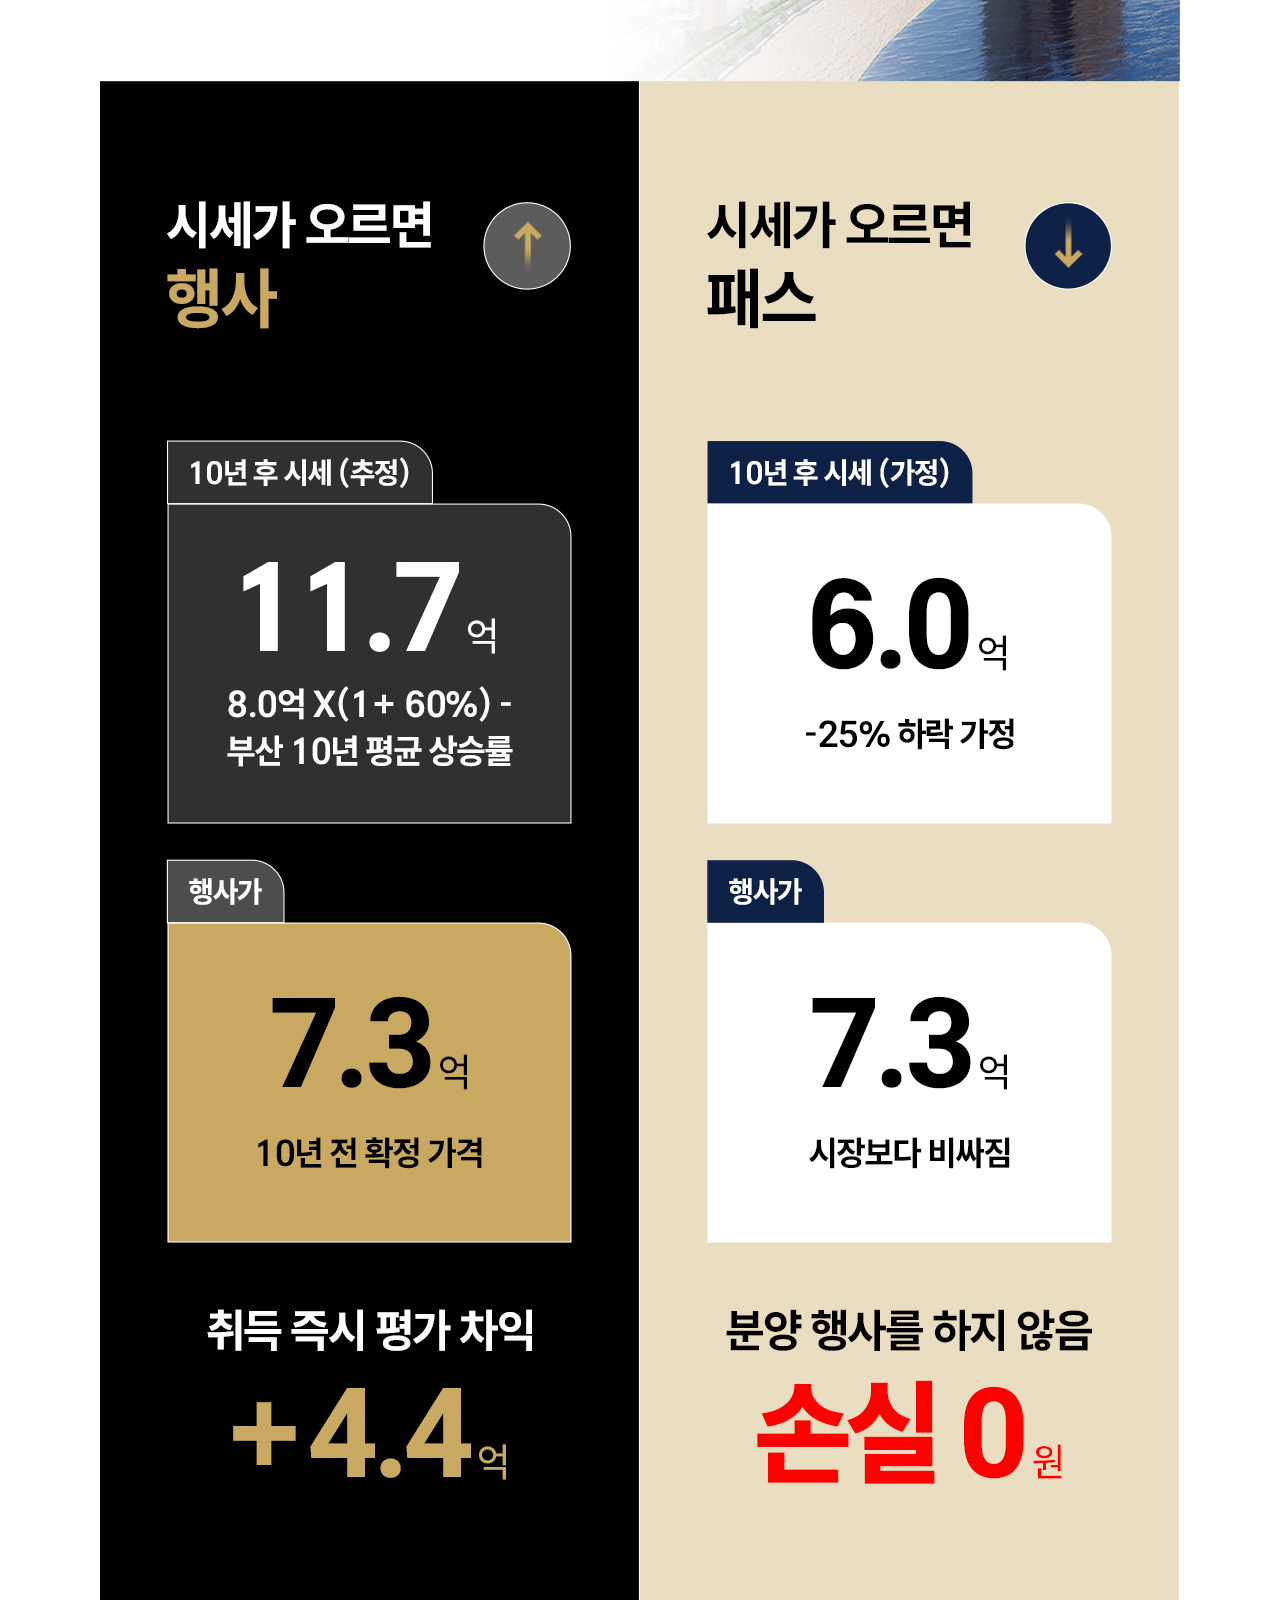
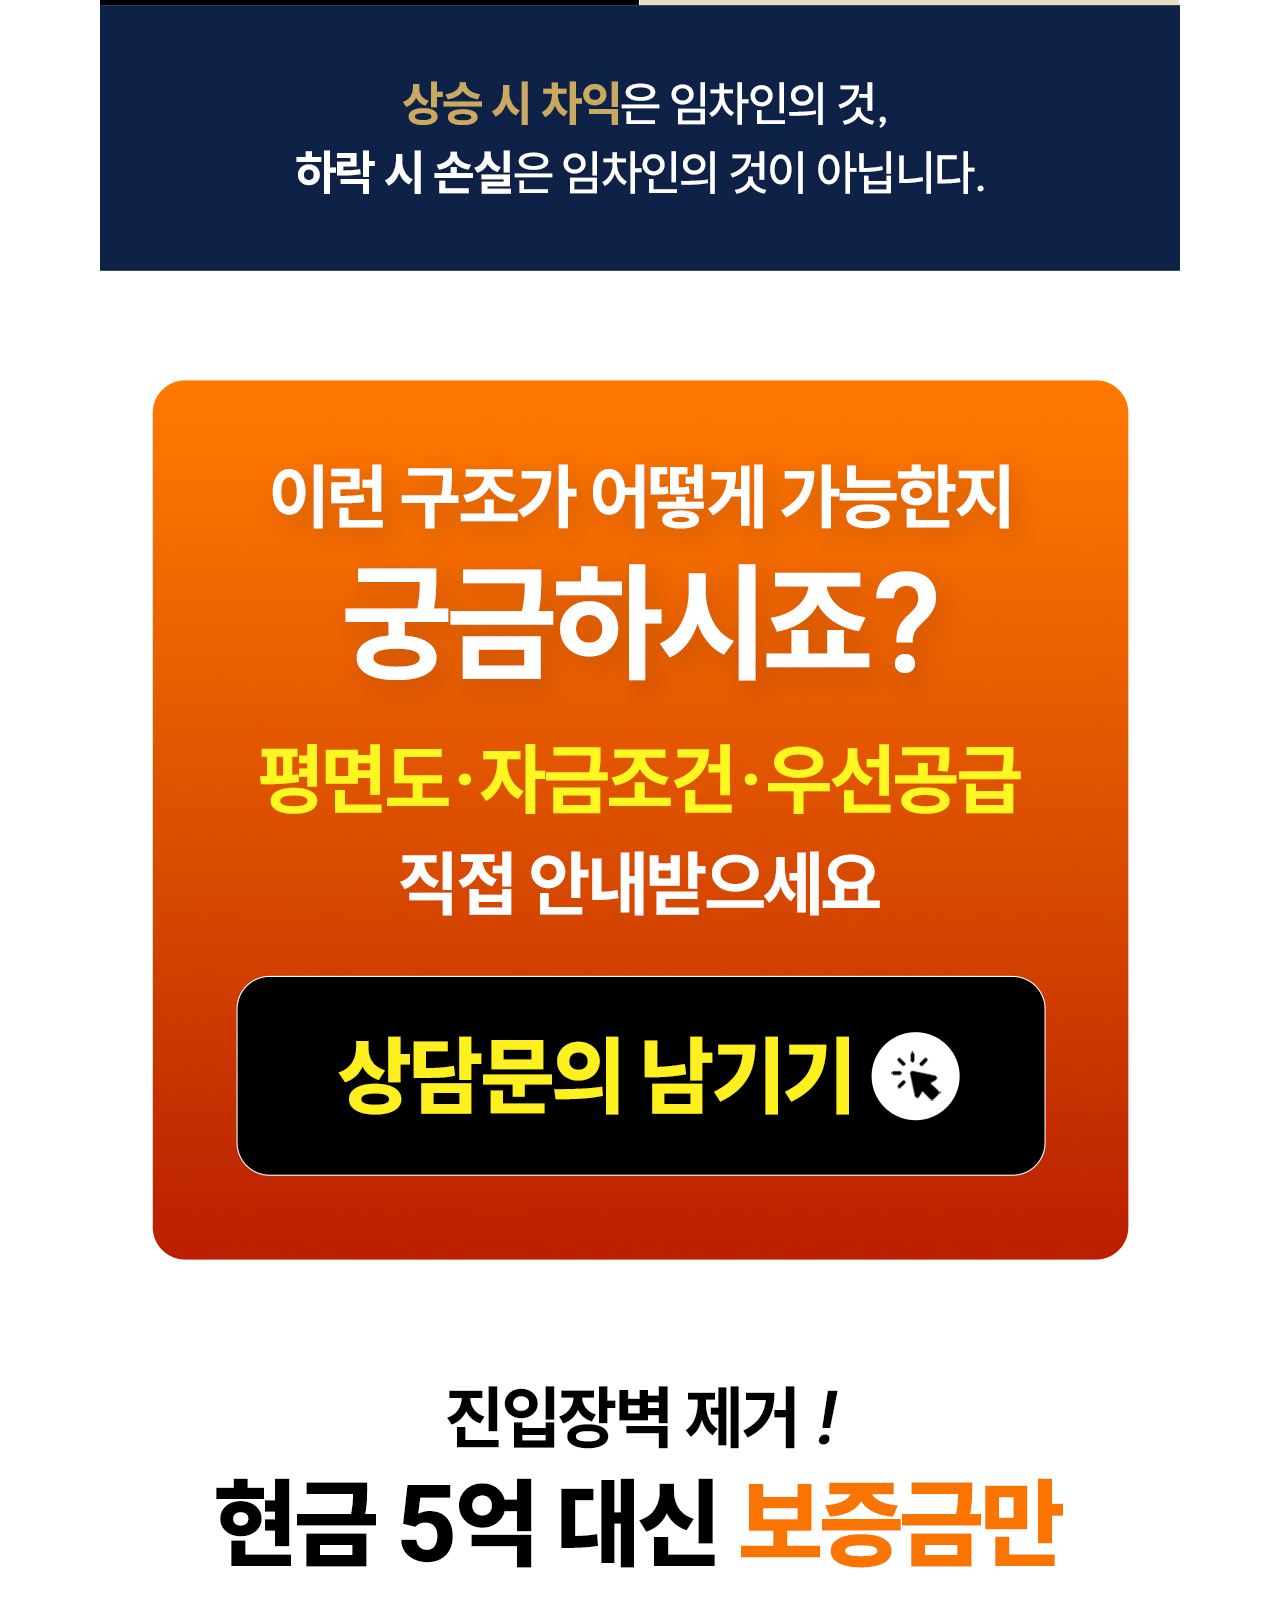
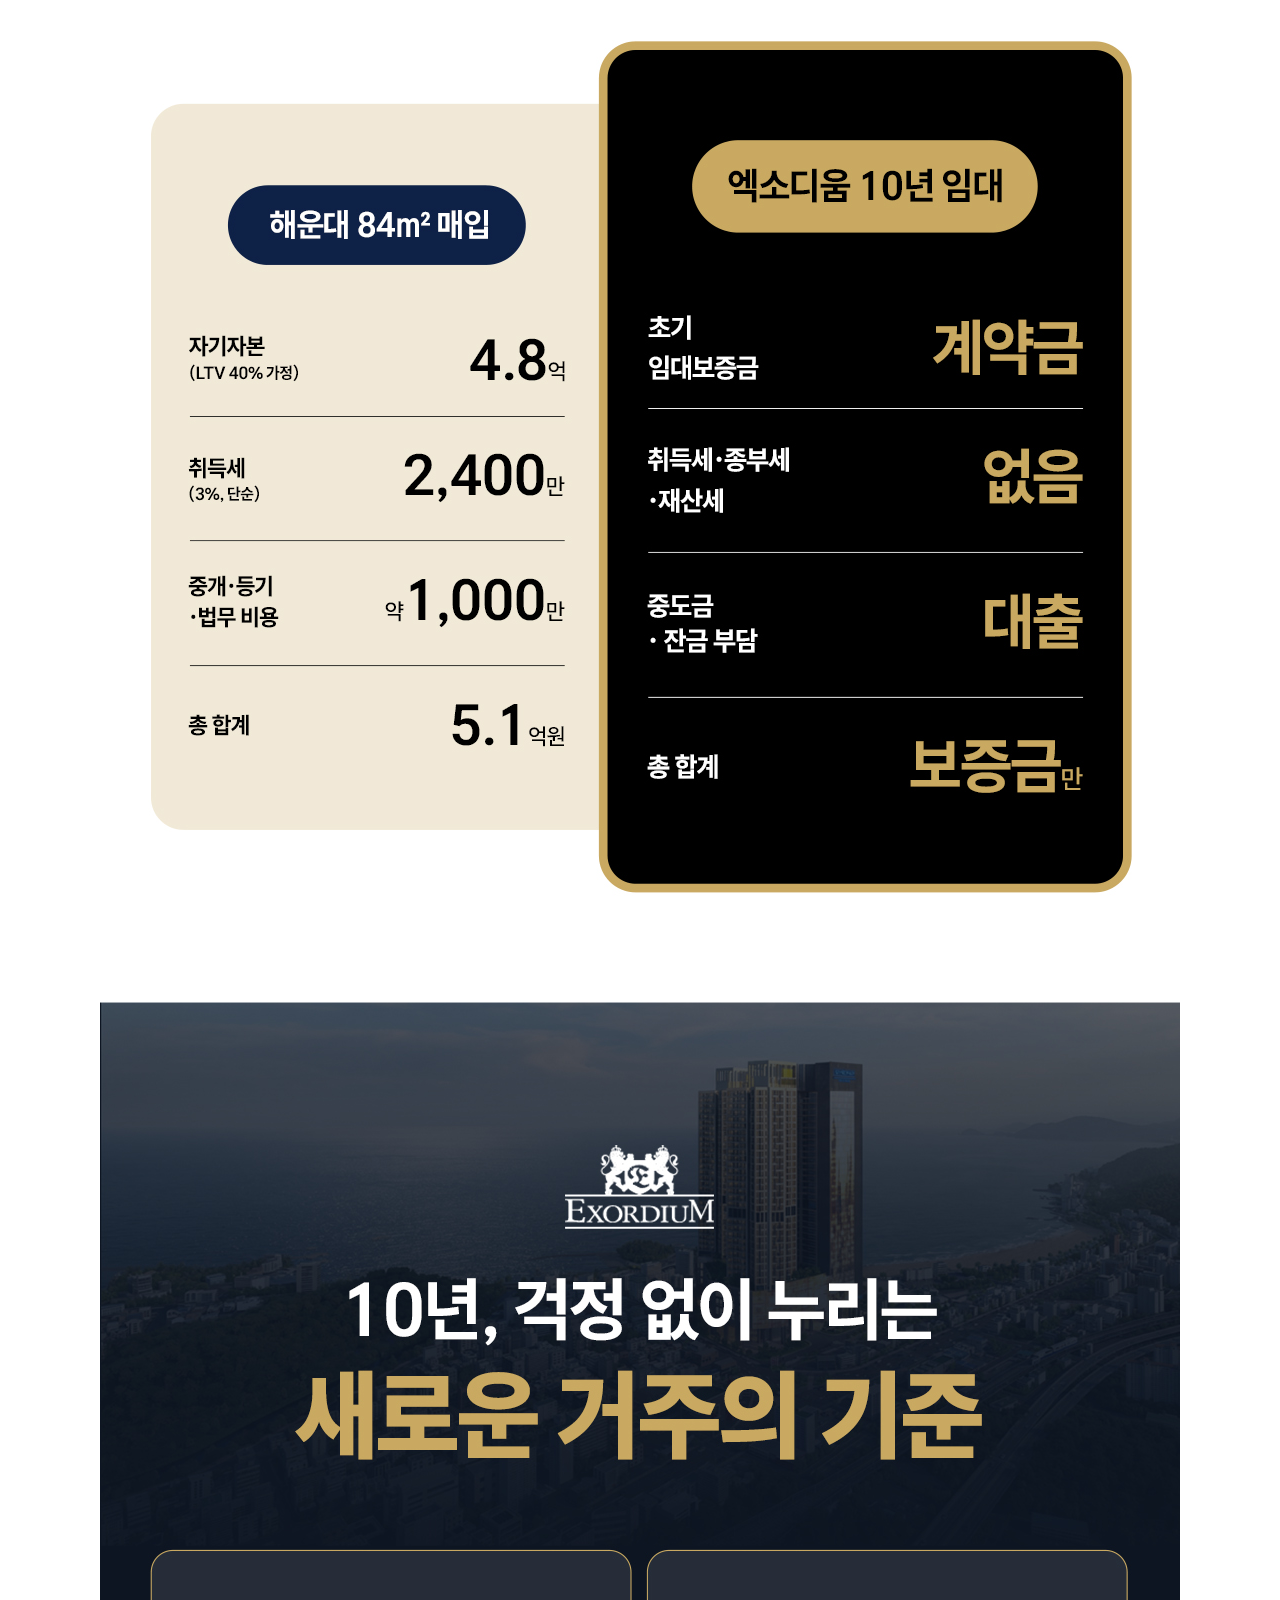
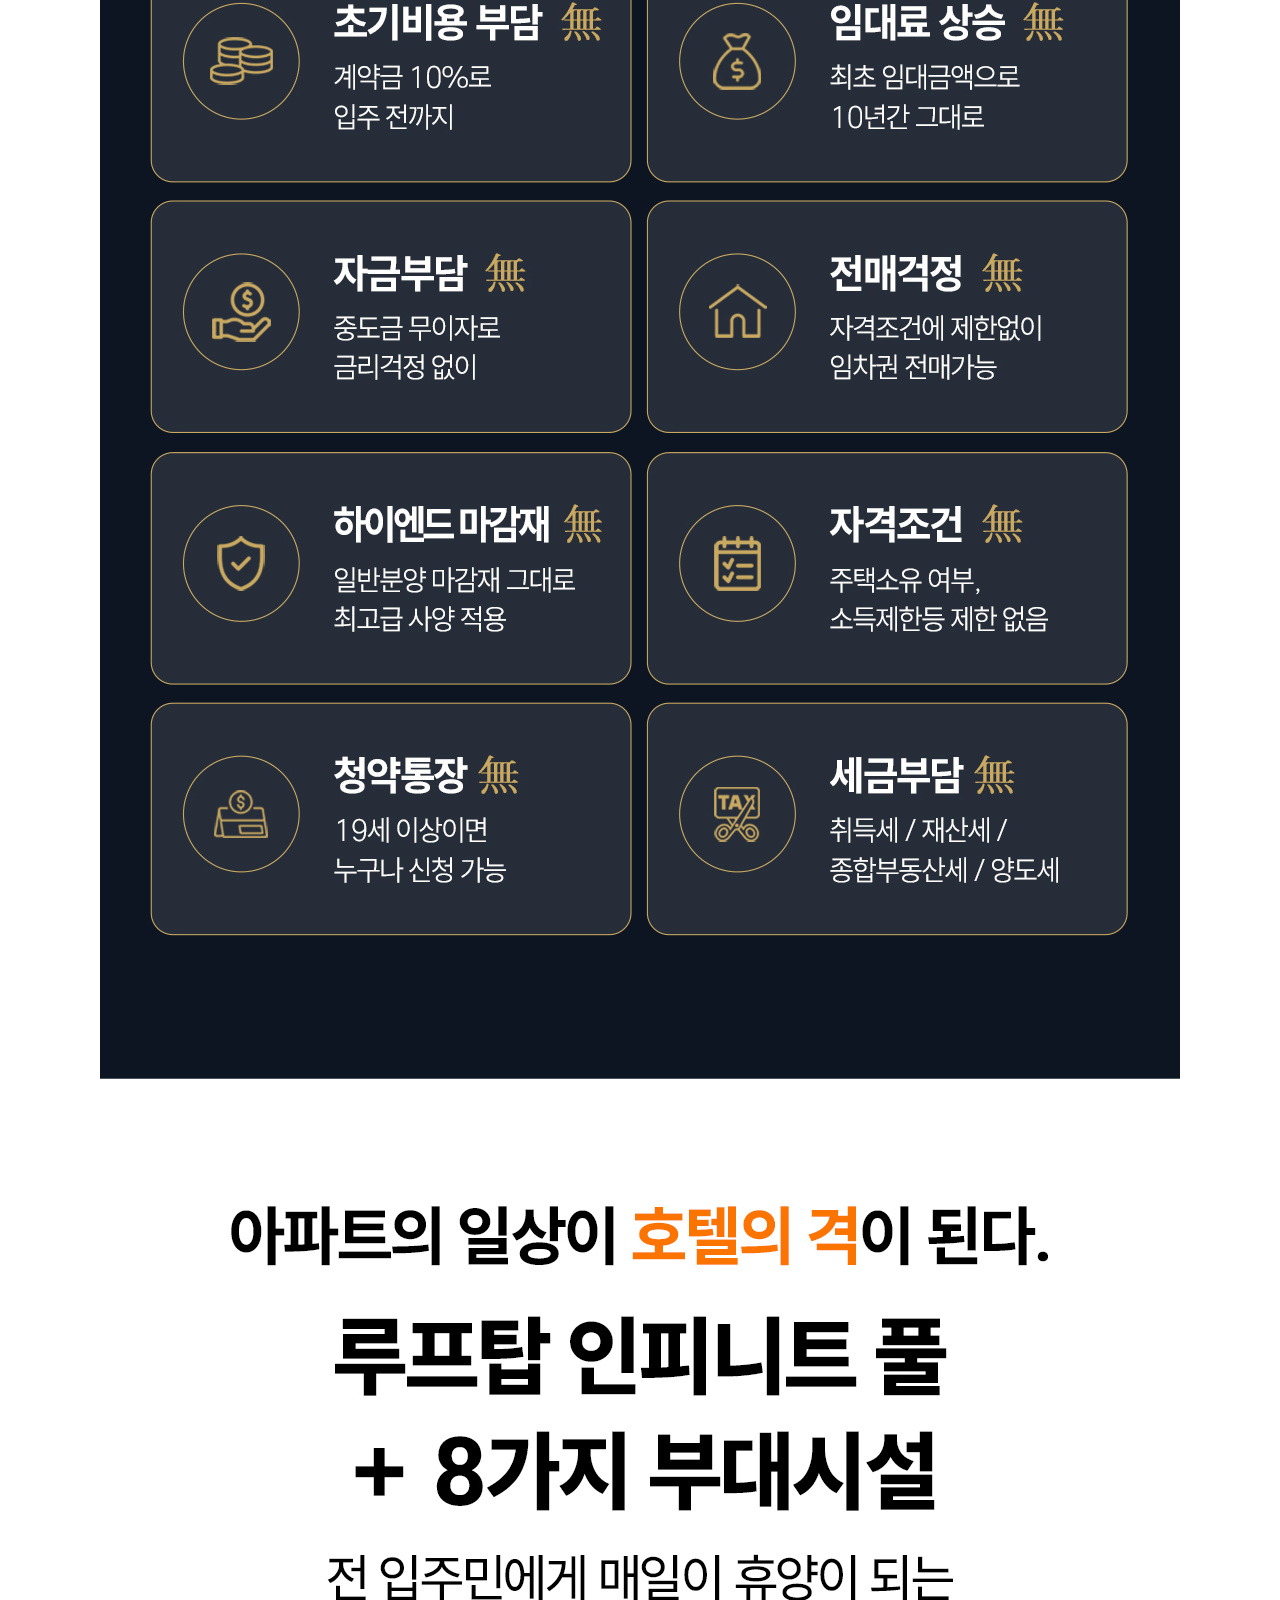
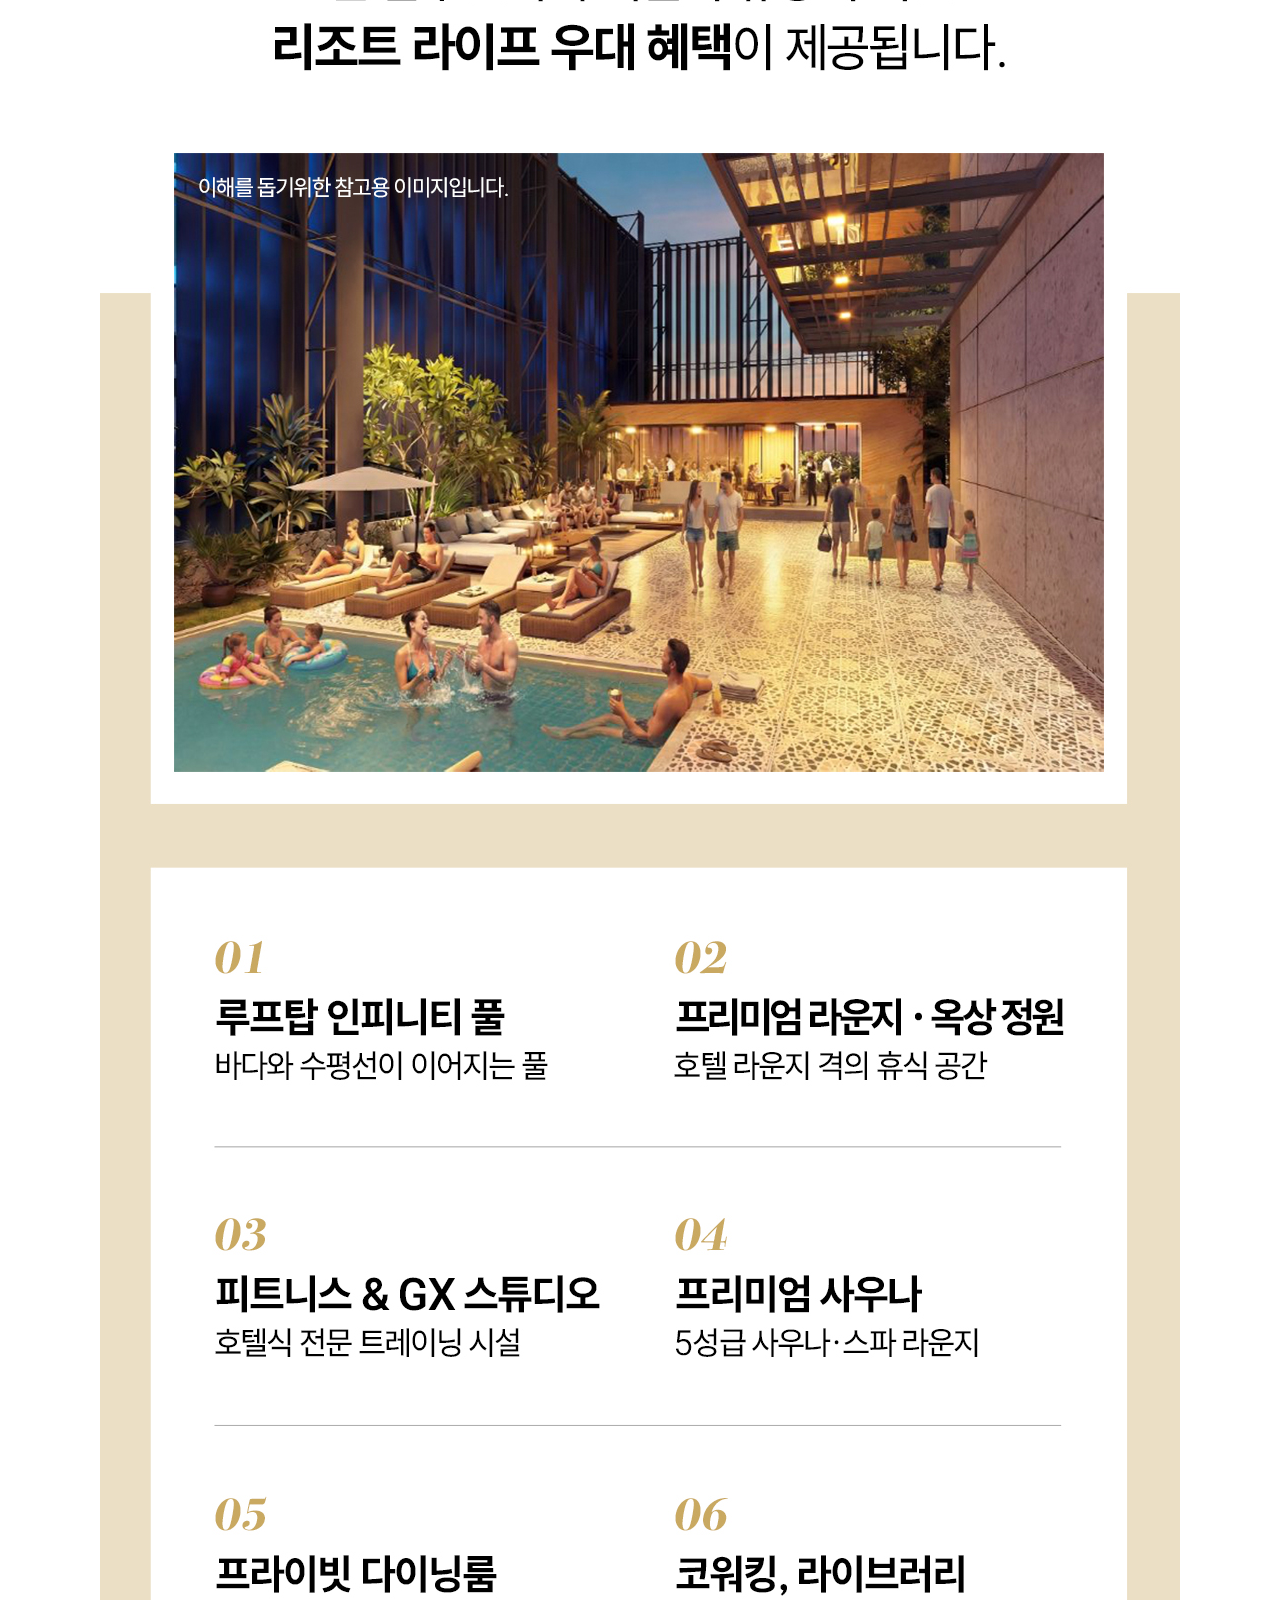
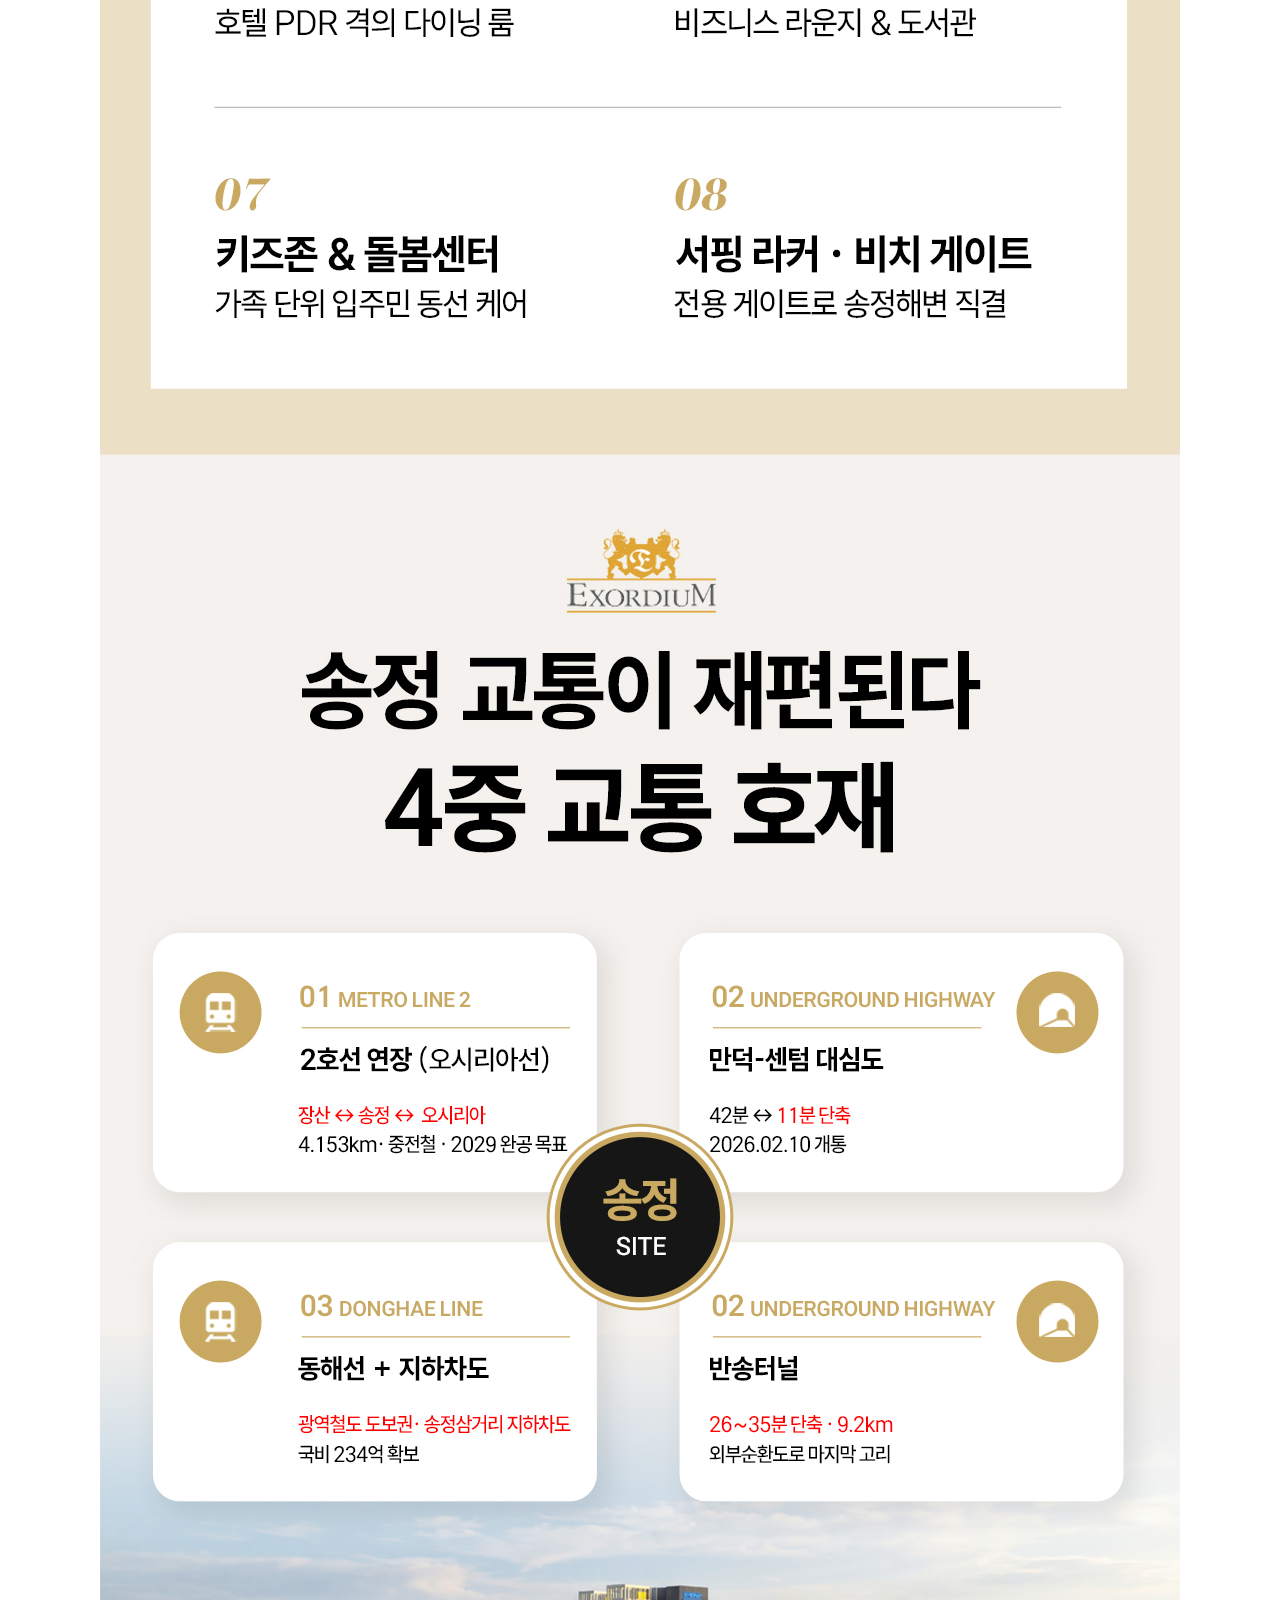
<file: 문자/index.html>
<!DOCTYPE html>
<html lang="ko">
<head>
<meta charset="UTF-8">
<meta name="viewport" content="width=device-width, initial-scale=1.0">
<link rel="icon" type="image/png" href="/images/favicon.png">
<link rel="shortcut icon" type="image/png" href="/images/favicon.png">
<link rel="apple-touch-icon" href="/images/favicon.png">
<link rel="preload" as="image" href="1.jpg" fetchpriority="high">
<title>송정 엑소디움 시그니처 해운대 | EXORDIUM SIGNATURE HAEUNDAE</title>
<meta name="description" content="송정 최초 민간임대 아파트 + 윈덤 호텔 결합 주거복합. 송정해수욕장 도보 5분. 사전 관심고객 등록 및 상담 예약.">
<meta name="keywords" content="송정 엑소디움, 엑소디움 시그니처 해운대, 송정 분양, 해운대 분양, 송정 아파트, 윈덤 해운대, 송정 민간임대">
<meta name="robots" content="index,follow">
<link rel="canonical" href="https://송정엑소디움.com/문자/">
<meta property="og:type" content="website">
<meta property="og:site_name" content="송정 엑소디움 시그니처 해운대">
<meta property="og:title" content="송정 엑소디움 시그니처 해운대 | EXORDIUM SIGNATURE HAEUNDAE">
<meta property="og:description" content="송정 최초 민간임대 아파트 + 윈덤 호텔 결합 주거복합. 송정해수욕장 도보 5분. 사전 관심고객 등록 및 상담 예약.">
<meta property="og:url" content="https://송정엑소디움.com/문자/">
<meta property="og:image" content="https://xn--2z1bl0v1bw1vh8am8c.com/images/og.png">
<meta property="og:image:width" content="1200">
<meta property="og:image:height" content="630">
<meta name="twitter:image" content="https://xn--2z1bl0v1bw1vh8am8c.com/images/og.png">
<meta property="og:locale" content="ko_KR">
<meta name="twitter:card" content="summary_large_image">
<meta name="naver-site-verification" content="24040cec1dcb369c8e539911b96b3f53b94861d3" />
<style>
  html,body{margin:0;padding:0;background:#fff;}
  body{-webkit-text-size-adjust:100%;}
  .detail{max-width:1080px;margin:0 auto;}
  .detail img{display:block;width:100%;height:auto;border:0;}
  .detail a{display:block;text-decoration:none;}
</style>
</head>
<body>
<div class="detail">
  <img src="1.jpg" alt="송정 엑소디움 시그니처 해운대 안내" width="1080" height="12279" fetchpriority="high" decoding="async">
  <img src="2.jpg" alt="송정 엑소디움 시그니처 해운대 안내" width="1080" height="13321" loading="lazy" decoding="async">
  <a href="tel:1533-8429" aria-label="1533-8429 전화 상담"><img src="3.jpg" alt="상담받는다고 계약하는 거 아닙니다 · 전화상담 1533-8429" width="1080" height="738" loading="lazy" decoding="async"></a>
  <a href="tel:1533-8429" aria-label="1533-8429 방문·상담 예약"><img src="4.jpg" alt="방문·상담 예약은 1533-8429" width="1080" height="737" loading="lazy" decoding="async"></a>
  <a href="tel:1533-8429" aria-label="1533-8429 전화 상담"><img src="5.png" alt="해운대 송정 엑소디움 1533-8429" width="1000" height="1000" loading="lazy" decoding="async"></a>
</div>
</body>
</html>
</file>
